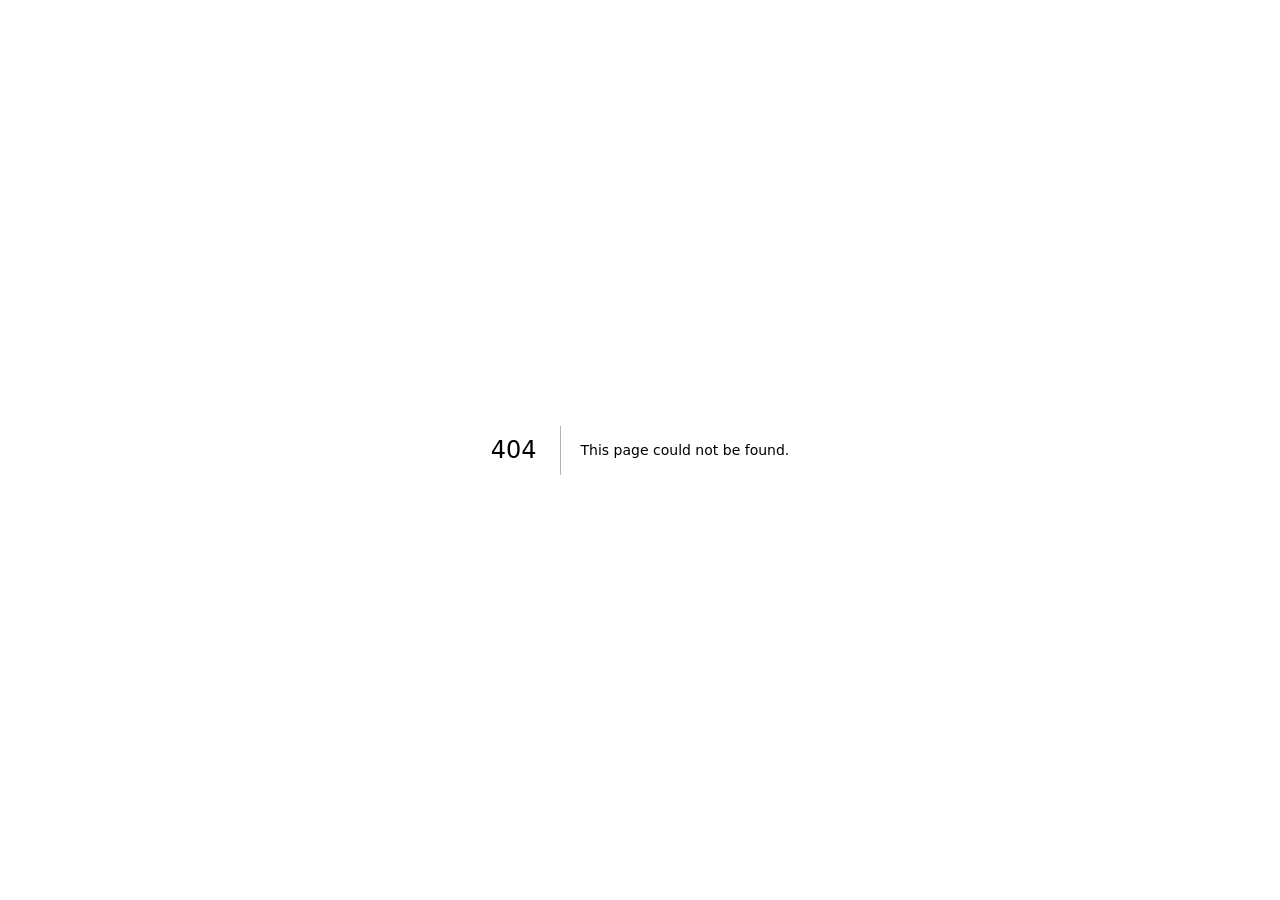
<file: 404/index.html>
<!DOCTYPE html><!--kvrrwI2opgUu9pYwk5wvI--><html lang="en" data-theme="light" class="__variable_739839 __variable_937831 __variable_8a0ba0 __variable_694534 __variable_320b98 __variable_3c0067 __variable_dffdaf __variable_3c5c77 __variable_e20fb1 __variable_0f7ed0"><head><meta charSet="utf-8"/><meta name="viewport" content="width=device-width, initial-scale=1"/><link rel="preload" href="/_next/static/media/5a4ccc80a3599b8f-s.p.woff2" as="font" crossorigin="" type="font/woff2"/><link rel="stylesheet" href="/_next/static/css/454d17bd1c348f55.css" data-precedence="next"/><link rel="stylesheet" href="/_next/static/css/1b813f33a587b70b.css" data-precedence="next"/><link rel="preload" as="script" fetchPriority="low" href="/_next/static/chunks/webpack-40fd23dd5104b579.js"/><script src="/_next/static/chunks/5ef5f7b4-b8629d2538c26fba.js" async=""></script><script src="/_next/static/chunks/996-fa4aee635d3ee7a4.js" async=""></script><script src="/_next/static/chunks/main-app-54513da6111c6196.js" async=""></script><meta name="robots" content="noindex"/><meta name="next-size-adjust" content=""/><title>404: This page could not be found.</title><meta name="theme-color" content="#efece6"/><title>Hemanth Surya — Frontend Engineer</title><meta name="description" content="A frontend story in six chapters: Senior Research Engineer at LG Soft India, Photo Studio × Photoism, three months in Seoul, and the things I build for fun."/><meta name="author" content="Hemanth Surya S"/><meta property="og:title" content="Hemanth Surya — Frontend Engineer"/><meta property="og:description" content="A frontend story in six chapters: Senior Research Engineer at LG Soft India, Photo Studio × Photoism, three months in Seoul, and the things I build for fun."/><meta property="og:site_name" content="Hemanth Surya"/><meta property="og:image" content="https://hemanthsuryya.github.io/og.png"/><meta property="og:image:width" content="1200"/><meta property="og:image:height" content="630"/><meta property="og:image:alt" content="Hemanth Surya — Frontend Engineer"/><meta property="og:type" content="website"/><meta name="twitter:card" content="summary_large_image"/><meta name="twitter:title" content="Hemanth Surya — Frontend Engineer"/><meta name="twitter:description" content="A frontend story in six chapters: Senior Research Engineer at LG Soft India, Photo Studio × Photoism, three months in Seoul, and the things I build for fun."/><meta name="twitter:image" content="https://hemanthsuryya.github.io/og.png"/><link rel="icon" href="/icon.svg?6415d9cb9873d76e" type="image/svg+xml" sizes="any"/><script>try{if(!matchMedia('(prefers-reduced-motion: reduce)').matches)document.documentElement.classList.add('motion')}catch(e){}</script><script src="/_next/static/chunks/polyfills-42372ed130431b0a.js" noModule=""></script></head><body><div hidden=""><!--$--><!--/$--></div><div style="font-family:system-ui,&quot;Segoe UI&quot;,Roboto,Helvetica,Arial,sans-serif,&quot;Apple Color Emoji&quot;,&quot;Segoe UI Emoji&quot;;height:100vh;text-align:center;display:flex;flex-direction:column;align-items:center;justify-content:center"><div><style>body{color:#000;background:#fff;margin:0}.next-error-h1{border-right:1px solid rgba(0,0,0,.3)}@media (prefers-color-scheme:dark){body{color:#fff;background:#000}.next-error-h1{border-right:1px solid rgba(255,255,255,.3)}}</style><h1 class="next-error-h1" style="display:inline-block;margin:0 20px 0 0;padding:0 23px 0 0;font-size:24px;font-weight:500;vertical-align:top;line-height:49px">404</h1><div style="display:inline-block"><h2 style="font-size:14px;font-weight:400;line-height:49px;margin:0">This page could not be found.</h2></div></div></div><!--$--><!--/$--><script src="/_next/static/chunks/webpack-40fd23dd5104b579.js" id="_R_" async=""></script><script>(self.__next_f=self.__next_f||[]).push([0])</script><script>self.__next_f.push([1,"1:\"$Sreact.fragment\"\n2:I[2411,[],\"\"]\n3:I[7527,[],\"\"]\n4:I[3842,[],\"OutletBoundary\"]\n6:I[3639,[],\"AsyncMetadataOutlet\"]\n8:I[3842,[],\"ViewportBoundary\"]\na:I[3842,[],\"MetadataBoundary\"]\nb:\"$Sreact.suspense\"\nd:I[7073,[],\"\"]\n:HL[\"/_next/static/media/5a4ccc80a3599b8f-s.p.woff2\",\"font\",{\"crossOrigin\":\"\",\"type\":\"font/woff2\"}]\n:HL[\"/_next/static/css/454d17bd1c348f55.css\",\"style\"]\n:HL[\"/_next/static/css/1b813f33a587b70b.css\",\"style\"]\n"])</script><script>self.__next_f.push([1,"0:{\"P\":null,\"b\":\"kvrrwI2opgUu9pYwk5wvI\",\"p\":\"\",\"c\":[\"\",\"_not-found\",\"\"],\"i\":false,\"f\":[[[\"\",{\"children\":[\"/_not-found\",{\"children\":[\"__PAGE__\",{}]}]},\"$undefined\",\"$undefined\",true],[\"\",[\"$\",\"$1\",\"c\",{\"children\":[[[\"$\",\"link\",\"0\",{\"rel\":\"stylesheet\",\"href\":\"/_next/static/css/454d17bd1c348f55.css\",\"precedence\":\"next\",\"crossOrigin\":\"$undefined\",\"nonce\":\"$undefined\"}],[\"$\",\"link\",\"1\",{\"rel\":\"stylesheet\",\"href\":\"/_next/static/css/1b813f33a587b70b.css\",\"precedence\":\"next\",\"crossOrigin\":\"$undefined\",\"nonce\":\"$undefined\"}]],[\"$\",\"html\",null,{\"lang\":\"en\",\"data-theme\":\"light\",\"suppressHydrationWarning\":true,\"className\":\"__variable_739839 __variable_937831 __variable_8a0ba0 __variable_694534 __variable_320b98 __variable_3c0067 __variable_dffdaf __variable_3c5c77 __variable_e20fb1 __variable_0f7ed0\",\"children\":[[\"$\",\"head\",null,{\"children\":[\"$\",\"script\",null,{\"dangerouslySetInnerHTML\":{\"__html\":\"try{if(!matchMedia('(prefers-reduced-motion: reduce)').matches)document.documentElement.classList.add('motion')}catch(e){}\"}}]}],[\"$\",\"body\",null,{\"children\":[\"$\",\"$L2\",null,{\"parallelRouterKey\":\"children\",\"error\":\"$undefined\",\"errorStyles\":\"$undefined\",\"errorScripts\":\"$undefined\",\"template\":[\"$\",\"$L3\",null,{}],\"templateStyles\":\"$undefined\",\"templateScripts\":\"$undefined\",\"notFound\":\"$undefined\",\"forbidden\":\"$undefined\",\"unauthorized\":\"$undefined\"}]}]]}]]}],{\"children\":[\"/_not-found\",[\"$\",\"$1\",\"c\",{\"children\":[null,[\"$\",\"$L2\",null,{\"parallelRouterKey\":\"children\",\"error\":\"$undefined\",\"errorStyles\":\"$undefined\",\"errorScripts\":\"$undefined\",\"template\":[\"$\",\"$L3\",null,{}],\"templateStyles\":\"$undefined\",\"templateScripts\":\"$undefined\",\"notFound\":\"$undefined\",\"forbidden\":\"$undefined\",\"unauthorized\":\"$undefined\"}]]}],{\"children\":[\"__PAGE__\",[\"$\",\"$1\",\"c\",{\"children\":[[[\"$\",\"title\",null,{\"children\":\"404: This page could not be found.\"}],[\"$\",\"div\",null,{\"style\":{\"fontFamily\":\"system-ui,\\\"Segoe UI\\\",Roboto,Helvetica,Arial,sans-serif,\\\"Apple Color Emoji\\\",\\\"Segoe UI Emoji\\\"\",\"height\":\"100vh\",\"textAlign\":\"center\",\"display\":\"flex\",\"flexDirection\":\"column\",\"alignItems\":\"center\",\"justifyContent\":\"center\"},\"children\":[\"$\",\"div\",null,{\"children\":[[\"$\",\"style\",null,{\"dangerouslySetInnerHTML\":{\"__html\":\"body{color:#000;background:#fff;margin:0}.next-error-h1{border-right:1px solid rgba(0,0,0,.3)}@media (prefers-color-scheme:dark){body{color:#fff;background:#000}.next-error-h1{border-right:1px solid rgba(255,255,255,.3)}}\"}}],[\"$\",\"h1\",null,{\"className\":\"next-error-h1\",\"style\":{\"display\":\"inline-block\",\"margin\":\"0 20px 0 0\",\"padding\":\"0 23px 0 0\",\"fontSize\":24,\"fontWeight\":500,\"verticalAlign\":\"top\",\"lineHeight\":\"49px\"},\"children\":404}],[\"$\",\"div\",null,{\"style\":{\"display\":\"inline-block\"},\"children\":[\"$\",\"h2\",null,{\"style\":{\"fontSize\":14,\"fontWeight\":400,\"lineHeight\":\"49px\",\"margin\":0},\"children\":\"This page could not be found.\"}]}]]}]}]],null,[\"$\",\"$L4\",null,{\"children\":[\"$L5\",[\"$\",\"$L6\",null,{\"promise\":\"$@7\"}]]}]]}],{},null,false]},null,false]},null,false],[\"$\",\"$1\",\"h\",{\"children\":[[\"$\",\"meta\",null,{\"name\":\"robots\",\"content\":\"noindex\"}],[[\"$\",\"$L8\",null,{\"children\":\"$L9\"}],[\"$\",\"meta\",null,{\"name\":\"next-size-adjust\",\"content\":\"\"}]],[\"$\",\"$La\",null,{\"children\":[\"$\",\"div\",null,{\"hidden\":true,\"children\":[\"$\",\"$b\",null,{\"fallback\":null,\"children\":\"$Lc\"}]}]}]]}],false]],\"m\":\"$undefined\",\"G\":[\"$d\",[]],\"s\":false,\"S\":true}\n"])</script><script>self.__next_f.push([1,"9:[[\"$\",\"meta\",\"0\",{\"charSet\":\"utf-8\"}],[\"$\",\"meta\",\"1\",{\"name\":\"viewport\",\"content\":\"width=device-width, initial-scale=1\"}],[\"$\",\"meta\",\"2\",{\"name\":\"theme-color\",\"content\":\"#efece6\"}]]\n5:null\n"])</script><script>self.__next_f.push([1,"e:I[7879,[],\"IconMark\"]\n"])</script><script>self.__next_f.push([1,"7:{\"metadata\":[[\"$\",\"title\",\"0\",{\"children\":\"Hemanth Surya — Frontend Engineer\"}],[\"$\",\"meta\",\"1\",{\"name\":\"description\",\"content\":\"A frontend story in six chapters: Senior Research Engineer at LG Soft India, Photo Studio × Photoism, three months in Seoul, and the things I build for fun.\"}],[\"$\",\"meta\",\"2\",{\"name\":\"author\",\"content\":\"Hemanth Surya S\"}],[\"$\",\"meta\",\"3\",{\"property\":\"og:title\",\"content\":\"Hemanth Surya — Frontend Engineer\"}],[\"$\",\"meta\",\"4\",{\"property\":\"og:description\",\"content\":\"A frontend story in six chapters: Senior Research Engineer at LG Soft India, Photo Studio × Photoism, three months in Seoul, and the things I build for fun.\"}],[\"$\",\"meta\",\"5\",{\"property\":\"og:site_name\",\"content\":\"Hemanth Surya\"}],[\"$\",\"meta\",\"6\",{\"property\":\"og:image\",\"content\":\"https://hemanthsuryya.github.io/og.png\"}],[\"$\",\"meta\",\"7\",{\"property\":\"og:image:width\",\"content\":\"1200\"}],[\"$\",\"meta\",\"8\",{\"property\":\"og:image:height\",\"content\":\"630\"}],[\"$\",\"meta\",\"9\",{\"property\":\"og:image:alt\",\"content\":\"Hemanth Surya — Frontend Engineer\"}],[\"$\",\"meta\",\"10\",{\"property\":\"og:type\",\"content\":\"website\"}],[\"$\",\"meta\",\"11\",{\"name\":\"twitter:card\",\"content\":\"summary_large_image\"}],[\"$\",\"meta\",\"12\",{\"name\":\"twitter:title\",\"content\":\"Hemanth Surya — Frontend Engineer\"}],[\"$\",\"meta\",\"13\",{\"name\":\"twitter:description\",\"content\":\"A frontend story in six chapters: Senior Research Engineer at LG Soft India, Photo Studio × Photoism, three months in Seoul, and the things I build for fun.\"}],[\"$\",\"meta\",\"14\",{\"name\":\"twitter:image\",\"content\":\"https://hemanthsuryya.github.io/og.png\"}],[\"$\",\"link\",\"15\",{\"rel\":\"icon\",\"href\":\"/icon.svg?6415d9cb9873d76e\",\"type\":\"image/svg+xml\",\"sizes\":\"any\"}],[\"$\",\"$Le\",\"16\",{}]],\"error\":null,\"digest\":\"$undefined\"}\n"])</script><script>self.__next_f.push([1,"c:\"$7:metadata\"\n"])</script></body></html>
</file>
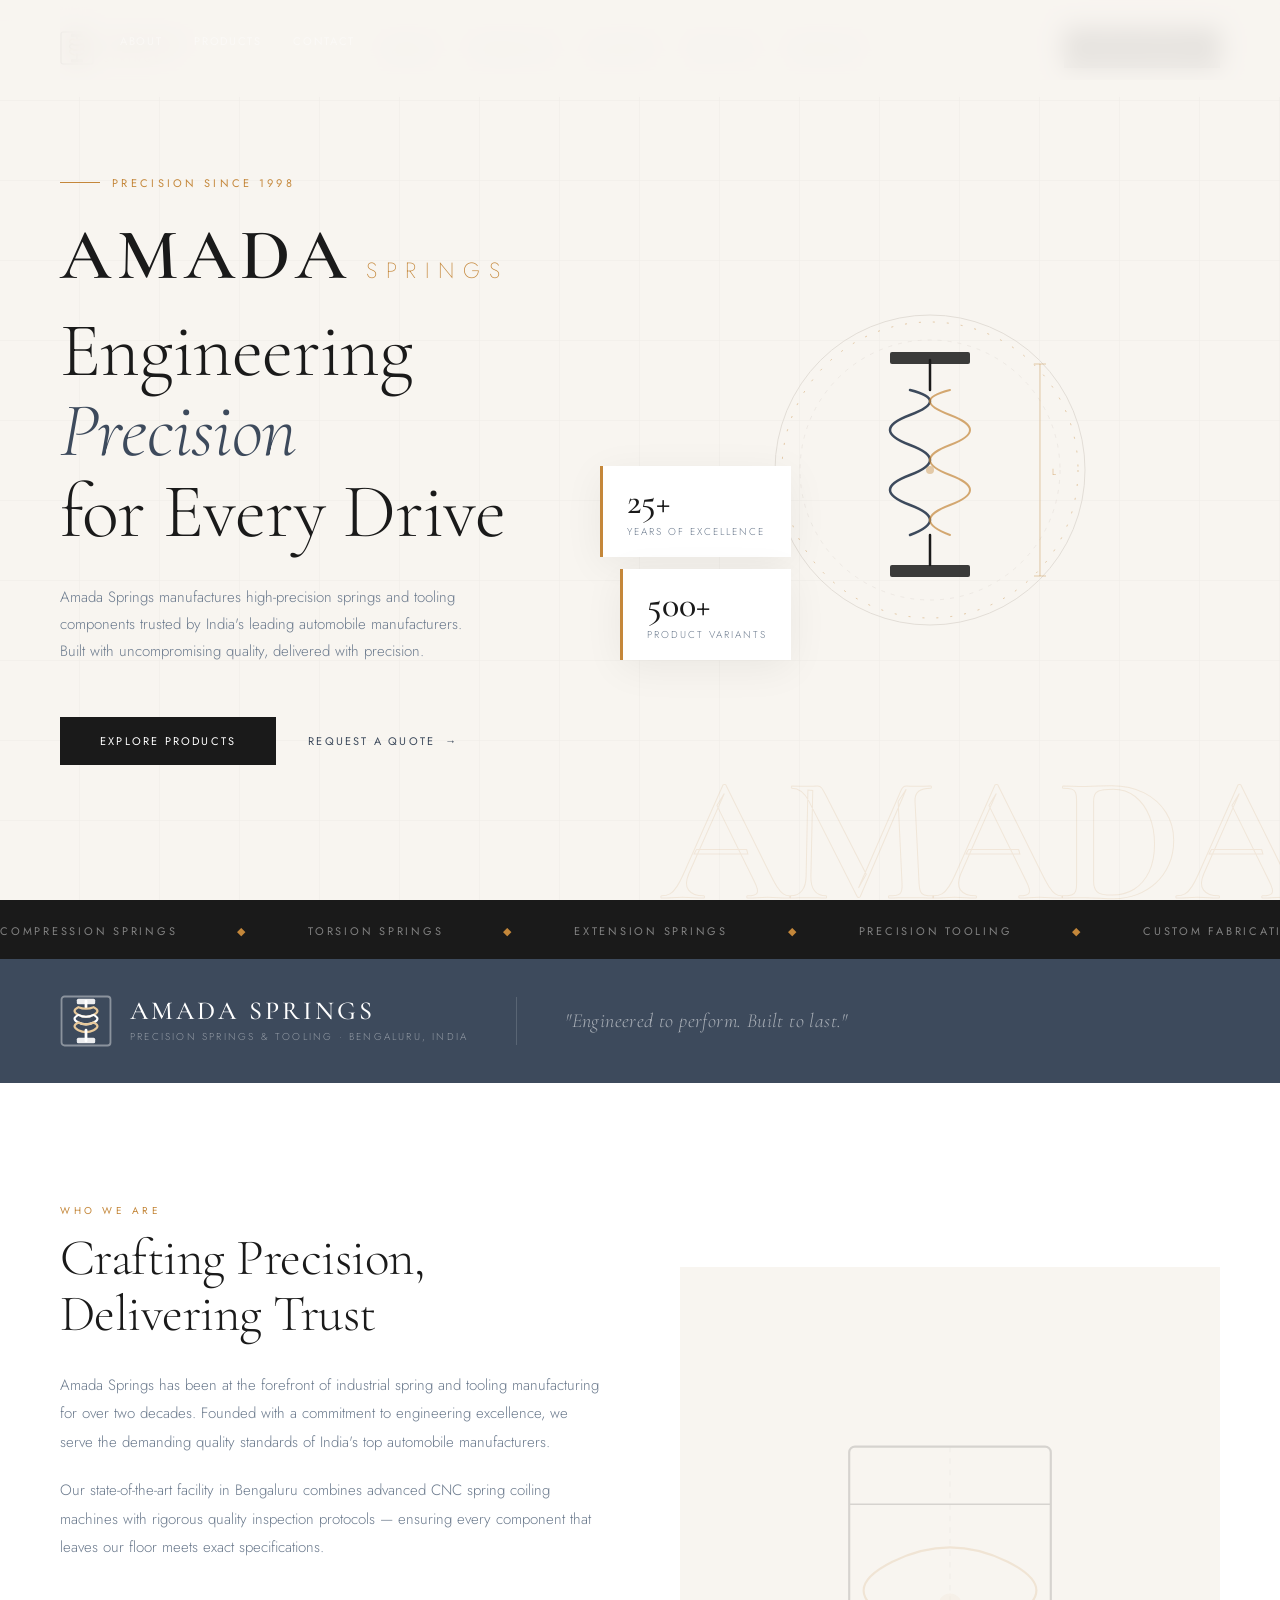
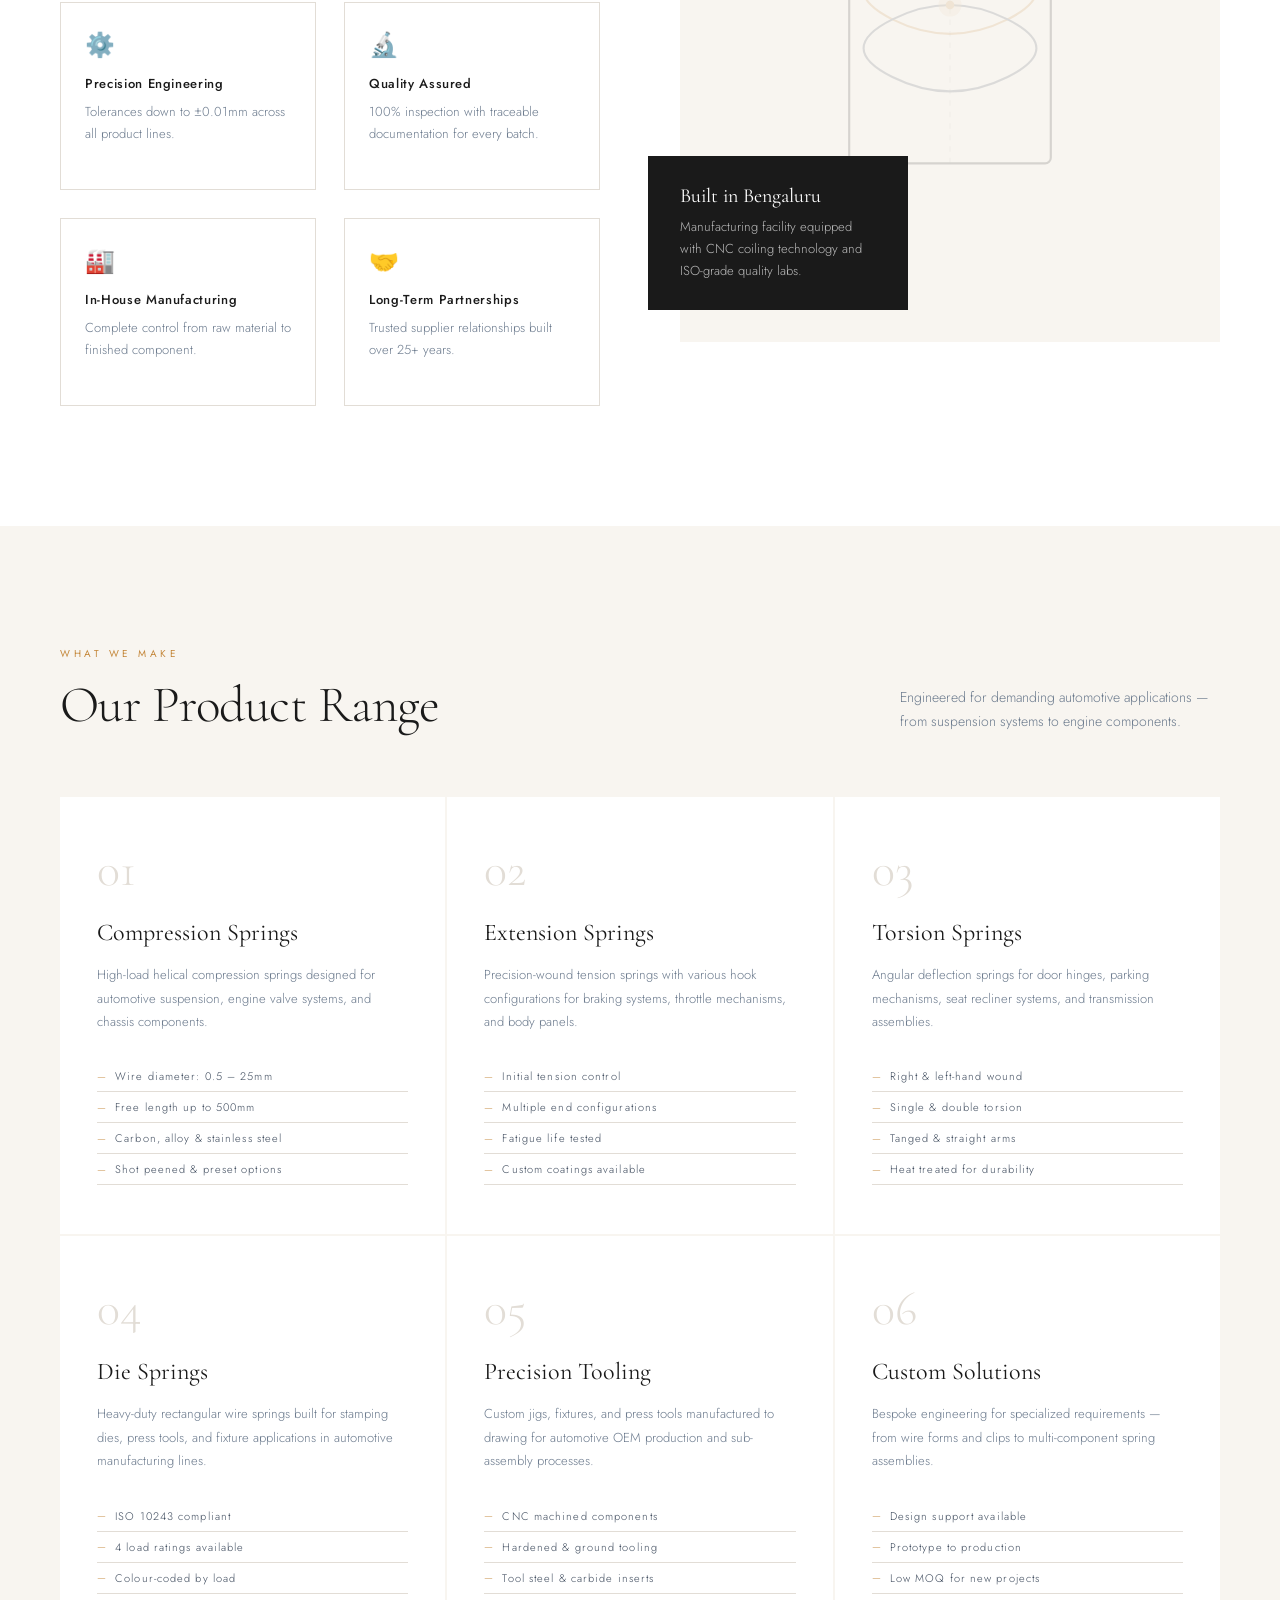
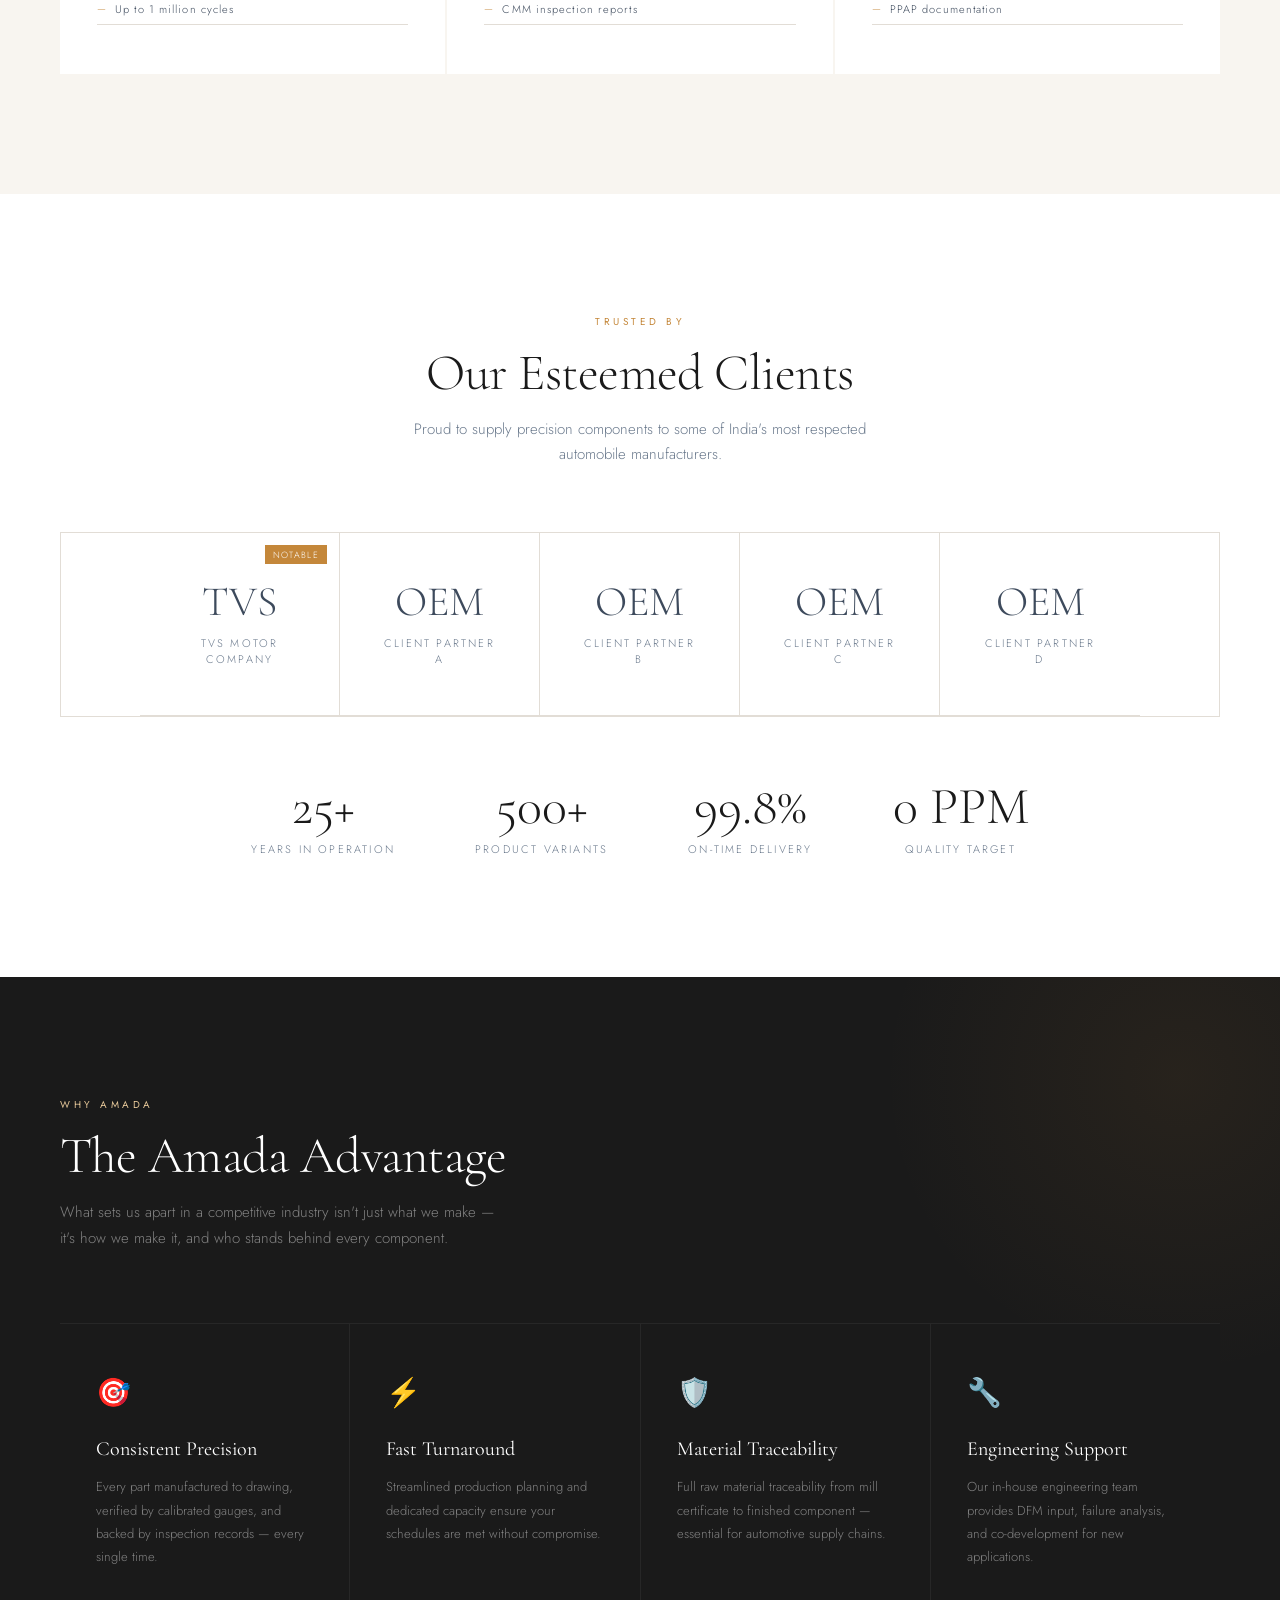
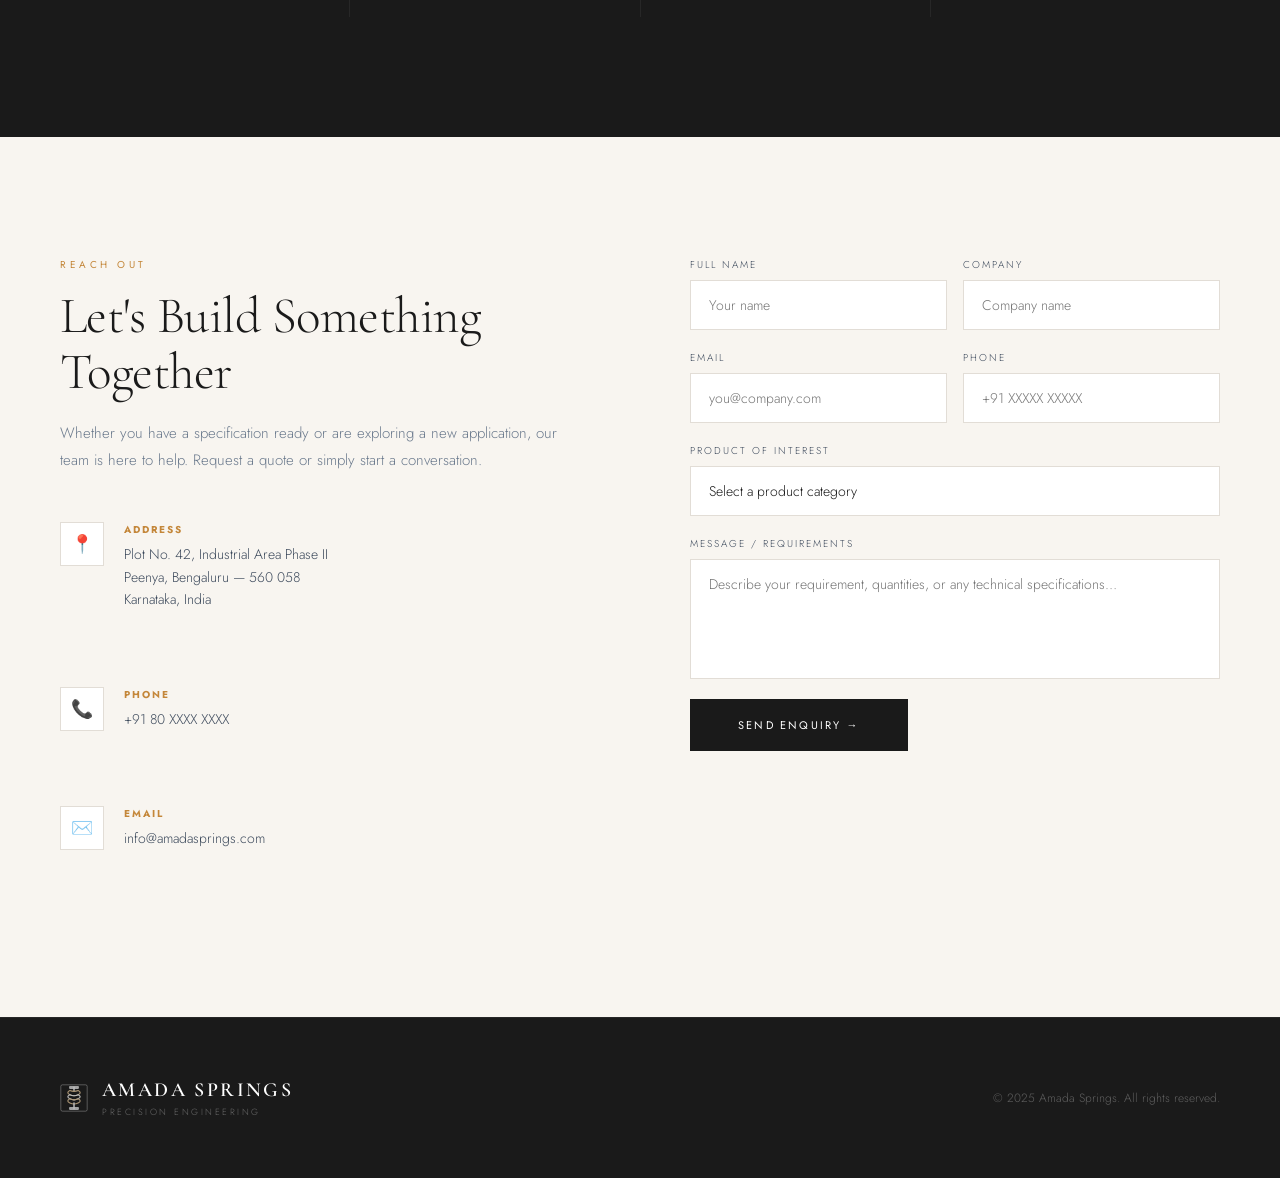
<file: amada-springs/index.html>
<!DOCTYPE html>
<html lang="en">
<head>
<meta charset="UTF-8">
<meta name="viewport" content="width=device-width, initial-scale=1.0">
<title>Amada Springs — Precision Engineering</title>
<link rel="preconnect" href="https://fonts.googleapis.com">
<link href="https://fonts.googleapis.com/css2?family=Cormorant+Garamond:wght@300;400;500;600&family=Jost:wght@200;300;400;500&display=swap" rel="stylesheet">
<style>
  :root {
    --cream: #F8F5F0;
    --white: #FFFFFF;
    --charcoal: #1A1A1A;
    --steel: #3D4A5C;
    --steel-light: #6B7A8D;
    --accent: #C4873A;
    --accent-light: #E8C99A;
    --border: #E2DDD6;
    --section-gap: 120px;
  }

  *, *::before, *::after { box-sizing: border-box; margin: 0; padding: 0; }

  html { scroll-behavior: smooth; }

  body {
    font-family: 'Jost', sans-serif;
    background: var(--cream);
    color: var(--charcoal);
    overflow-x: hidden;
    font-weight: 300;
  }

  /* ── NAV ── */
  nav {
    position: fixed; top: 0; width: 100%; z-index: 100;
    padding: 28px 60px;
    display: flex; align-items: center; justify-content: space-between;
    background: rgba(248,245,240,0.92);
    backdrop-filter: blur(12px);
    border-bottom: 1px solid transparent;
    transition: border-color 0.4s, padding 0.4s;
  }
  nav.scrolled { border-color: var(--border); padding: 20px 60px; }

  .logo {
    display: flex; align-items: center; gap: 10px;
    font-family: 'Cormorant Garamond', serif;
    font-size: 22px; font-weight: 500; letter-spacing: 0.08em;
    color: var(--charcoal); text-decoration: none;
  }
  .logo-icon {
    width: 34px; height: 34px; flex-shrink: 0;
  }
  .logo-text { display: flex; flex-direction: column; line-height: 1; }
  .logo-name { font-size: 18px; font-weight: 600; letter-spacing: 0.12em; color: var(--charcoal); }
  .logo-sub { font-size: 9px; letter-spacing: 0.35em; text-transform: uppercase; color: var(--accent); font-family: 'Jost', sans-serif; font-weight: 400; margin-top: 2px; }

  nav ul { list-style: none; display: flex; gap: 40px; }
  nav ul a {
    font-size: 12px; font-weight: 400; letter-spacing: 0.18em;
    text-transform: uppercase; color: var(--steel); text-decoration: none;
    position: relative; padding-bottom: 3px;
    transition: color 0.3s;
  }
  nav ul a::after {
    content: ''; position: absolute; bottom: 0; left: 0;
    width: 0; height: 1px; background: var(--accent);
    transition: width 0.3s;
  }
  nav ul a:hover { color: var(--charcoal); }
  nav ul a:hover::after { width: 100%; }

  .nav-cta {
    font-size: 11px; font-weight: 400; letter-spacing: 0.2em;
    text-transform: uppercase; color: var(--white);
    background: var(--charcoal); padding: 12px 28px;
    text-decoration: none;
    transition: background 0.3s;
  }
  .nav-cta:hover { background: var(--steel); }

  /* ── HERO ── */
  #hero {
    min-height: 100vh;
    display: grid; grid-template-columns: 1fr 1fr;
    align-items: center;
    padding: 120px 60px 80px;
    position: relative; overflow: hidden;
  }

  .hero-bg-lines {
    position: absolute; inset: 0; pointer-events: none;
    opacity: 0.04;
    background-image:
      repeating-linear-gradient(0deg, transparent, transparent 79px, var(--charcoal) 80px),
      repeating-linear-gradient(90deg, transparent, transparent 79px, var(--charcoal) 80px);
  }

  .hero-watermark {
    position: absolute; bottom: -30px; right: -20px;
    font-family: 'Cormorant Garamond', serif;
    font-size: clamp(100px, 14vw, 180px);
    font-weight: 600; letter-spacing: -0.02em;
    color: transparent;
    -webkit-text-stroke: 1px rgba(196,135,58,0.13);
    line-height: 1; pointer-events: none;
    white-space: nowrap;
    user-select: none;
  }

  .hero-text { max-width: 560px; animation: fadeUp 1s ease both; }

  .hero-brand-name {
    display: flex; align-items: baseline; gap: 14px;
    margin-bottom: 20px;
  }
  .hbn-amada {
    font-family: 'Cormorant Garamond', serif;
    font-size: clamp(44px, 6vw, 72px);
    font-weight: 600; letter-spacing: 0.08em;
    color: var(--charcoal); line-height: 1;
  }
  .hbn-springs {
    font-family: 'Jost', sans-serif;
    font-size: clamp(16px, 2vw, 22px);
    font-weight: 200; letter-spacing: 0.4em;
    text-transform: uppercase;
    color: var(--accent); line-height: 1;
    padding-bottom: 4px;
  }

  .eyebrow {
    font-size: 11px; letter-spacing: 0.3em; text-transform: uppercase;
    color: var(--accent); font-weight: 400; margin-bottom: 28px;
    display: flex; align-items: center; gap: 12px;
  }
  .eyebrow::before {
    content: ''; display: block; width: 40px; height: 1px; background: var(--accent);
  }

  h1 {
    font-family: 'Cormorant Garamond', serif;
    font-size: clamp(52px, 6vw, 86px);
    font-weight: 300; line-height: 1.05;
    color: var(--charcoal); margin-bottom: 32px;
    letter-spacing: -0.01em;
  }
  h1 em { font-style: italic; color: var(--steel); }

  .hero-desc {
    font-size: 15px; line-height: 1.8; color: var(--steel-light);
    max-width: 420px; margin-bottom: 52px;
  }

  .hero-actions { display: flex; align-items: center; gap: 32px; }

  .btn-primary {
    display: inline-block; padding: 16px 40px;
    background: var(--charcoal); color: var(--white);
    font-size: 11px; letter-spacing: 0.2em; text-transform: uppercase;
    text-decoration: none; font-weight: 400;
    transition: background 0.3s, transform 0.2s;
  }
  .btn-primary:hover { background: var(--accent); transform: translateY(-1px); }

  .btn-ghost {
    font-size: 11px; letter-spacing: 0.2em; text-transform: uppercase;
    color: var(--steel); text-decoration: none; font-weight: 400;
    display: flex; align-items: center; gap: 10px;
    transition: color 0.3s;
  }
  .btn-ghost::after { content: '→'; transition: transform 0.3s; }
  .btn-ghost:hover { color: var(--charcoal); }
  .btn-ghost:hover::after { transform: translateX(4px); }

  /* Hero Visual */
  .hero-visual {
    display: flex; justify-content: center; align-items: center;
    position: relative; animation: fadeIn 1.2s ease both 0.3s;
  }

  .spring-diagram {
    width: 340px; height: 340px; position: relative;
  }

  .spring-diagram svg { width: 100%; height: 100%; }

  .stat-cards {
    position: absolute; bottom: -20px; left: -40px;
    display: flex; flex-direction: column; gap: 12px;
  }

  .stat-card {
    background: var(--white); padding: 18px 24px;
    border-left: 3px solid var(--accent);
    box-shadow: 0 8px 40px rgba(0,0,0,0.06);
    min-width: 160px;
    animation: slideRight 0.8s ease both;
  }
  .stat-card:nth-child(2) { animation-delay: 0.2s; margin-left: 20px; }

  .stat-num {
    font-family: 'Cormorant Garamond', serif;
    font-size: 36px; font-weight: 500; color: var(--charcoal);
    line-height: 1;
  }
  .stat-label { font-size: 10px; letter-spacing: 0.2em; text-transform: uppercase; color: var(--steel-light); margin-top: 4px; }

  /* ── BRAND BAND ── */
  .brand-band {
    background: var(--steel); padding: 36px 60px;
  }
  .brand-band-inner {
    display: flex; align-items: center; gap: 48px; flex-wrap: wrap;
  }
  .brand-band-logo { display: flex; align-items: center; gap: 18px; }
  .brand-band-wordmark { display: flex; flex-direction: column; gap: 5px; }
  .bbw-name {
    font-family: 'Cormorant Garamond', serif;
    font-size: 26px; font-weight: 500; letter-spacing: 0.12em;
    color: var(--white); line-height: 1;
  }
  .bbw-tagline {
    font-size: 10px; letter-spacing: 0.22em; text-transform: uppercase;
    color: rgba(255,255,255,0.45); font-weight: 300;
  }
  .brand-band-divider {
    width: 1px; height: 48px; background: rgba(255,255,255,0.15); flex-shrink: 0;
  }
  .brand-band-quote {
    font-family: 'Cormorant Garamond', serif;
    font-size: 20px; font-weight: 300; font-style: italic;
    color: rgba(255,255,255,0.55); letter-spacing: 0.02em;
  }

  /* ── MARQUEE ── */
  .marquee-bar {
    background: var(--charcoal); padding: 18px 0;
    overflow: hidden; white-space: nowrap;
  }
  .marquee-inner {
    display: inline-flex; gap: 60px;
    animation: marquee 22s linear infinite;
  }
  .marquee-inner span {
    font-size: 11px; letter-spacing: 0.25em; text-transform: uppercase;
    color: rgba(255,255,255,0.45); font-weight: 400;
  }
  .marquee-inner .dot { color: var(--accent); }

  /* ── SECTIONS ── */
  section { padding: var(--section-gap) 60px; }

  .section-label {
    font-size: 10px; letter-spacing: 0.35em; text-transform: uppercase;
    color: var(--accent); font-weight: 400; margin-bottom: 16px;
  }

  h2 {
    font-family: 'Cormorant Garamond', serif;
    font-size: clamp(36px, 4vw, 58px);
    font-weight: 300; line-height: 1.1; color: var(--charcoal);
    letter-spacing: -0.01em;
  }

  /* ── ABOUT ── */
  #about {
    display: grid; grid-template-columns: 1fr 1fr;
    gap: 80px; align-items: center;
    background: var(--white);
  }

  .about-text .section-label { margin-bottom: 12px; }
  .about-text h2 { margin-bottom: 28px; }
  .about-text p {
    font-size: 15px; line-height: 1.9; color: var(--steel-light);
    margin-bottom: 20px;
  }

  .pillars {
    display: grid; grid-template-columns: 1fr 1fr; gap: 28px; margin-top: 40px;
  }
  .pillar {
    padding: 24px; border: 1px solid var(--border);
    transition: border-color 0.3s;
  }
  .pillar:hover { border-color: var(--accent-light); }
  .pillar-icon { font-size: 24px; margin-bottom: 12px; }
  .pillar h4 { font-size: 13px; font-weight: 500; letter-spacing: 0.05em; margin-bottom: 8px; }
  .pillar p { font-size: 13px; color: var(--steel-light); line-height: 1.7; }

  .about-visual {
    position: relative;
  }
  .about-img-frame {
    width: 100%; aspect-ratio: 4/5; background: var(--cream);
    position: relative; overflow: hidden;
    display: flex; align-items: center; justify-content: center;
  }
  .about-img-frame svg { width: 80%; opacity: 0.15; }
  .about-img-overlay {
    position: absolute; bottom: 32px; left: -32px;
    background: var(--charcoal); color: var(--white);
    padding: 28px 32px; max-width: 260px;
  }
  .about-img-overlay p { font-size: 13px; line-height: 1.7; color: rgba(255,255,255,0.7); }
  .about-img-overlay strong { display: block; font-family: 'Cormorant Garamond', serif; font-size: 20px; font-weight: 400; margin-bottom: 8px; color: var(--white); }

  /* ── PRODUCTS ── */
  #products { background: var(--cream); }

  .products-header {
    display: flex; justify-content: space-between; align-items: flex-end;
    margin-bottom: 64px; flex-wrap: wrap; gap: 24px;
  }
  .products-header p { font-size: 14px; color: var(--steel-light); max-width: 320px; line-height: 1.7; }

  .products-grid {
    display: grid; grid-template-columns: repeat(3, 1fr); gap: 2px;
  }

  .product-card {
    background: var(--white); padding: 48px 36px;
    border: 1px solid transparent;
    transition: border-color 0.3s, transform 0.3s;
    cursor: default; position: relative; overflow: hidden;
  }
  .product-card::before {
    content: ''; position: absolute; top: 0; left: 0;
    width: 3px; height: 0; background: var(--accent);
    transition: height 0.4s;
  }
  .product-card:hover::before { height: 100%; }
  .product-card:hover { transform: translateY(-4px); box-shadow: 0 20px 60px rgba(0,0,0,0.07); }

  .product-num {
    font-family: 'Cormorant Garamond', serif;
    font-size: 48px; font-weight: 300; color: var(--border);
    line-height: 1; margin-bottom: 24px;
    transition: color 0.3s;
  }
  .product-card:hover .product-num { color: var(--accent-light); }

  .product-card h3 {
    font-family: 'Cormorant Garamond', serif;
    font-size: 24px; font-weight: 400; margin-bottom: 16px;
    color: var(--charcoal);
  }
  .product-card p { font-size: 13px; line-height: 1.8; color: var(--steel-light); margin-bottom: 28px; }

  .product-specs { list-style: none; }
  .product-specs li {
    font-size: 11px; letter-spacing: 0.1em; color: var(--steel);
    padding: 7px 0; border-bottom: 1px solid var(--border);
    display: flex; align-items: center; gap: 8px;
  }
  .product-specs li::before { content: '—'; color: var(--accent); font-size: 10px; }

  /* ── CLIENTS ── */
  #clients { background: var(--white); text-align: center; }
  #clients h2 { margin-bottom: 16px; }
  #clients > p { font-size: 15px; color: var(--steel-light); max-width: 480px; margin: 0 auto 64px; line-height: 1.7; }

  .clients-logos {
    display: flex; justify-content: center; align-items: center;
    flex-wrap: wrap; gap: 0;
    border: 1px solid var(--border);
  }

  .client-logo-item {
    flex: 0 0 200px; padding: 48px 40px;
    border-right: 1px solid var(--border);
    border-bottom: 1px solid var(--border);
    display: flex; flex-direction: column; align-items: center; justify-content: center;
    gap: 12px;
    transition: background 0.3s;
    position: relative;
  }
  .client-logo-item:hover { background: var(--cream); }
  .client-logo-item .client-initial {
    font-family: 'Cormorant Garamond', serif;
    font-size: 42px; font-weight: 300; color: var(--steel);
    line-height: 1;
    transition: color 0.3s;
  }
  .client-logo-item:hover .client-initial { color: var(--accent); }
  .client-logo-item .client-name {
    font-size: 11px; letter-spacing: 0.2em; text-transform: uppercase;
    color: var(--steel-light);
  }
  .client-badge {
    position: absolute; top: 12px; right: 12px;
    font-size: 9px; letter-spacing: 0.15em; text-transform: uppercase;
    background: var(--accent); color: var(--white); padding: 3px 8px;
  }

  .trust-bar {
    display: flex; justify-content: center; gap: 80px;
    margin-top: 64px; flex-wrap: wrap;
  }
  .trust-item { text-align: center; }
  .trust-item .num {
    font-family: 'Cormorant Garamond', serif;
    font-size: 52px; font-weight: 300; color: var(--charcoal); line-height: 1;
  }
  .trust-item .lbl { font-size: 11px; letter-spacing: 0.2em; text-transform: uppercase; color: var(--steel-light); margin-top: 8px; }

  /* ── WHY US ── */
  #why {
    background: var(--charcoal); color: var(--white);
    position: relative; overflow: hidden;
  }
  #why .bg-accent {
    position: absolute; top: -200px; right: -200px;
    width: 600px; height: 600px; border-radius: 50%;
    background: radial-gradient(circle, rgba(196,135,58,0.08) 0%, transparent 70%);
    pointer-events: none;
  }

  #why .section-label { color: var(--accent-light); }
  #why h2 { color: var(--white); margin-bottom: 16px; }
  #why > .sub { font-size: 15px; color: rgba(255,255,255,0.45); max-width: 440px; line-height: 1.7; margin-bottom: 72px; }

  .why-grid {
    display: grid; grid-template-columns: repeat(4, 1fr); gap: 1px;
    background: rgba(255,255,255,0.06);
  }
  .why-item {
    padding: 48px 36px; background: var(--charcoal);
    border-top: 1px solid rgba(255,255,255,0.06);
    transition: background 0.3s;
  }
  .why-item:hover { background: #222; }
  .why-icon { font-size: 28px; margin-bottom: 24px; }
  .why-item h4 {
    font-family: 'Cormorant Garamond', serif;
    font-size: 20px; font-weight: 400; color: var(--white);
    margin-bottom: 14px;
  }
  .why-item p { font-size: 13px; line-height: 1.8; color: rgba(255,255,255,0.45); }

  /* ── CONTACT ── */
  #contact { background: var(--cream); }

  .contact-inner {
    display: grid; grid-template-columns: 1fr 1fr; gap: 100px; align-items: start;
  }

  .contact-left h2 { margin-bottom: 20px; }
  .contact-left p { font-size: 15px; color: var(--steel-light); line-height: 1.8; margin-bottom: 48px; }

  .contact-details { display: flex; flex-direction: column; gap: 28px; }
  .contact-detail { display: flex; gap: 20px; align-items: flex-start; }
  .contact-detail-icon {
    width: 44px; height: 44px; background: var(--white);
    display: flex; align-items: center; justify-content: center;
    font-size: 18px; flex-shrink: 0;
    border: 1px solid var(--border);
  }
  .contact-detail h5 { font-size: 10px; letter-spacing: 0.2em; text-transform: uppercase; color: var(--accent); margin-bottom: 6px; }
  .contact-detail p { font-size: 14px; color: var(--steel); line-height: 1.6; }

  /* Form */
  .contact-form { display: flex; flex-direction: column; gap: 20px; }

  .form-row { display: grid; grid-template-columns: 1fr 1fr; gap: 16px; }

  .form-group { display: flex; flex-direction: column; gap: 8px; }
  .form-group label { font-size: 10px; letter-spacing: 0.2em; text-transform: uppercase; color: var(--steel); }
  .form-group input,
  .form-group select,
  .form-group textarea {
    padding: 14px 18px; border: 1px solid var(--border);
    background: var(--white); font-family: 'Jost', sans-serif;
    font-size: 14px; font-weight: 300; color: var(--charcoal);
    outline: none; transition: border-color 0.3s;
    resize: none; appearance: none;
  }
  .form-group input:focus,
  .form-group select:focus,
  .form-group textarea:focus { border-color: var(--accent); }
  .form-group textarea { min-height: 120px; }

  .btn-submit {
    padding: 18px 48px; background: var(--charcoal);
    color: var(--white); border: none; cursor: pointer;
    font-family: 'Jost', sans-serif; font-size: 11px;
    letter-spacing: 0.2em; text-transform: uppercase;
    font-weight: 400; align-self: flex-start;
    transition: background 0.3s, transform 0.2s;
  }
  .btn-submit:hover { background: var(--accent); transform: translateY(-1px); }

  /* ── FOOTER ── */
  footer {
    background: var(--charcoal); padding: 60px;
    display: flex; justify-content: space-between; align-items: center;
    flex-wrap: wrap; gap: 32px;
    border-top: 1px solid rgba(255,255,255,0.06);
  }

  .footer-logo {
    display: flex; align-items: center; gap: 14px;
  }

  footer p { font-size: 12px; color: rgba(255,255,255,0.3); }

  footer nav ul { display: flex; gap: 32px; }
  footer nav ul a { font-size: 11px; letter-spacing: 0.15em; text-transform: uppercase; color: rgba(255,255,255,0.4); text-decoration: none; transition: color 0.3s; }
  footer nav ul a:hover { color: var(--white); }

  /* ── ANIMATIONS ── */
  @keyframes fadeUp {
    from { opacity: 0; transform: translateY(30px); }
    to { opacity: 1; transform: translateY(0); }
  }
  @keyframes fadeIn {
    from { opacity: 0; }
    to { opacity: 1; }
  }
  @keyframes slideRight {
    from { opacity: 0; transform: translateX(-20px); }
    to { opacity: 1; transform: translateX(0); }
  }
  @keyframes marquee {
    from { transform: translateX(0); }
    to { transform: translateX(-50%); }
  }
  @keyframes rotateSlow {
    from { transform: rotate(0deg); }
    to { transform: rotate(360deg); }
  }
  @keyframes draw {
    from { stroke-dashoffset: 1000; }
    to { stroke-dashoffset: 0; }
  }

  .reveal {
    opacity: 0; transform: translateY(28px);
    transition: opacity 0.8s ease, transform 0.8s ease;
  }
  .reveal.visible { opacity: 1; transform: translateY(0); }

  /* ── RESPONSIVE ── */
  @media (max-width: 1024px) {
    nav { padding: 24px 32px; }
    nav ul { display: none; }
    section { padding: 80px 32px; }
    #hero { grid-template-columns: 1fr; padding: 140px 32px 80px; text-align: left; }
    .hero-visual { display: none; }
    #about { grid-template-columns: 1fr; }
    .about-visual { display: none; }
    .products-grid { grid-template-columns: 1fr 1fr; }
    .why-grid { grid-template-columns: 1fr 1fr; }
    .contact-inner { grid-template-columns: 1fr; gap: 60px; }
    footer { padding: 40px 32px; }
    .why-item { background: var(--charcoal); }
    #hero { padding: 120px 32px 60px; }
    .brand-band { padding: 28px 32px; }
    .brand-band-divider { display: none; }
    .brand-band-quote { display: none; }
  }

  @media (max-width: 640px) {
    .products-grid { grid-template-columns: 1fr; }
    .why-grid { grid-template-columns: 1fr; }
    .pillars { grid-template-columns: 1fr; }
    .form-row { grid-template-columns: 1fr; }
    .trust-bar { gap: 40px; }
    .clients-logos { flex-direction: column; }
    .client-logo-item { flex: 0 0 auto; width: 100%; border-right: none; }
  }
</style>
</head>
<body>

<!-- NAV -->
<nav id="navbar">
  <a href="#hero" class="logo">
    <svg class="logo-icon" viewBox="0 0 34 34" fill="none" xmlns="http://www.w3.org/2000/svg">
      <rect x="1" y="1" width="32" height="32" rx="2" stroke="#1A1A1A" stroke-width="1.2"/>
      <line x1="17" y1="4" x2="17" y2="8" stroke="#1A1A1A" stroke-width="1.8" stroke-linecap="round"/>
      <path d="M12 8 Q17 10 22 8 Q27 10.5 22 13 Q17 15.5 12 13 Q7 10.5 12 8Z" stroke="#C4873A" stroke-width="1.4" fill="none"/>
      <path d="M12 13 Q17 15.5 22 13 Q27 15.5 22 18 Q17 20.5 12 18 Q7 15.5 12 13Z" stroke="#1A1A1A" stroke-width="1.4" fill="none"/>
      <path d="M12 18 Q17 20.5 22 18 Q27 20.5 22 23 Q17 25.5 12 23 Q7 20.5 12 18Z" stroke="#C4873A" stroke-width="1.4" fill="none"/>
      <line x1="17" y1="23" x2="17" y2="30" stroke="#1A1A1A" stroke-width="1.8" stroke-linecap="round"/>
      <rect x="11" y="2.5" width="12" height="3.5" rx="1" fill="#1A1A1A" opacity="0.85"/>
      <rect x="11" y="28" width="12" height="3.5" rx="1" fill="#1A1A1A" opacity="0.85"/>
    </svg>
    <div class="logo-text">
      <span class="logo-name">AMADA</span>
      <span class="logo-sub">Springs</span>
    </div>
  </a>
  <ul>
    <li><a href="#about">About</a></li>
    <li><a href="#products">Products</a></li>
    <li><a href="#clients">Clients</a></li>
    <li><a href="#why">Why Us</a></li>
    <li><a href="#contact">Contact</a></li>
  </ul>
  <a href="#contact" class="nav-cta">Get in Touch</a>
</nav>

<!-- HERO -->
<section id="hero">
  <div class="hero-bg-lines"></div>
  <div class="hero-watermark">AMADA</div>
  <div class="hero-text">
    <div class="eyebrow">Precision Since 1998</div>
    <div class="hero-brand-name">
      <span class="hbn-amada">AMADA</span>
      <span class="hbn-springs">SPRINGS</span>
    </div>
    <h1>Engineering <em>Precision</em><br>for Every Drive</h1>
    <p class="hero-desc">
      Amada Springs manufactures high-precision springs and tooling components trusted by India's leading automobile manufacturers. Built with uncompromising quality, delivered with precision.
    </p>
    <div class="hero-actions">
      <a href="#products" class="btn-primary">Explore Products</a>
      <a href="#contact" class="btn-ghost">Request a Quote</a>
    </div>
  </div>

  <div class="hero-visual">
    <div class="spring-diagram">
      <svg viewBox="0 0 340 340" fill="none" xmlns="http://www.w3.org/2000/svg">
        <!-- Background circle -->
        <circle cx="170" cy="170" r="155" stroke="#E2DDD6" stroke-width="1"/>
        <circle cx="170" cy="170" r="130" stroke="#E2DDD6" stroke-width="0.5" stroke-dasharray="4 6"/>

        <!-- Rotating outer ring -->
        <g style="transform-origin:170px 170px; animation: rotateSlow 20s linear infinite;">
          <circle cx="170" cy="170" r="148" stroke="#C4873A" stroke-width="0.8" stroke-dasharray="2 12" opacity="0.5"/>
        </g>

        <!-- Spring coils illustration -->
        <g style="transform-origin:170px 170px;">
          <!-- Vertical spring -->
          <line x1="170" y1="60" x2="170" y2="90" stroke="#1A1A1A" stroke-width="2.5" stroke-linecap="round"/>
          <path d="M150 90 Q190 100 150 115 Q110 130 150 145 Q190 160 150 175 Q110 190 150 205 Q190 220 150 235" stroke="#3D4A5C" stroke-width="2.5" fill="none" stroke-linecap="round"/>
          <path d="M190 90 Q150 100 190 115 Q230 130 190 145 Q150 160 190 175 Q230 190 190 205 Q150 220 190 235" stroke="#C4873A" stroke-width="2" fill="none" stroke-linecap="round" opacity="0.7"/>
          <line x1="170" y1="235" x2="170" y2="265" stroke="#1A1A1A" stroke-width="2.5" stroke-linecap="round"/>

          <!-- Top and bottom plates -->
          <rect x="130" y="52" width="80" height="12" rx="2" fill="#1A1A1A" opacity="0.85"/>
          <rect x="130" y="265" width="80" height="12" rx="2" fill="#1A1A1A" opacity="0.85"/>
        </g>

        <!-- Dimension lines -->
        <line x1="280" y1="64" x2="280" y2="276" stroke="#C4873A" stroke-width="0.8" opacity="0.5"/>
        <line x1="274" y1="64" x2="286" y2="64" stroke="#C4873A" stroke-width="0.8" opacity="0.5"/>
        <line x1="274" y1="276" x2="286" y2="276" stroke="#C4873A" stroke-width="0.8" opacity="0.5"/>
        <text x="292" y="175" font-family="Jost,sans-serif" font-size="9" fill="#C4873A" opacity="0.7">L</text>

        <!-- Center dot -->
        <circle cx="170" cy="170" r="4" fill="#C4873A" opacity="0.4"/>
      </svg>
    </div>

    <div class="stat-cards">
      <div class="stat-card">
        <div class="stat-num">25+</div>
        <div class="stat-label">Years of Excellence</div>
      </div>
      <div class="stat-card">
        <div class="stat-num">500+</div>
        <div class="stat-label">Product Variants</div>
      </div>
    </div>
  </div>
</section>

<!-- MARQUEE -->
<div class="marquee-bar">
  <div class="marquee-inner">
    <span>Compression Springs</span><span class="dot">◆</span>
    <span>Torsion Springs</span><span class="dot">◆</span>
    <span>Extension Springs</span><span class="dot">◆</span>
    <span>Precision Tooling</span><span class="dot">◆</span>
    <span>Custom Fabrication</span><span class="dot">◆</span>
    <span>Automotive Grade</span><span class="dot">◆</span>
    <span>ISO Certified Quality</span><span class="dot">◆</span>
    <span>Compression Springs</span><span class="dot">◆</span>
    <span>Torsion Springs</span><span class="dot">◆</span>
    <span>Extension Springs</span><span class="dot">◆</span>
    <span>Precision Tooling</span><span class="dot">◆</span>
    <span>Custom Fabrication</span><span class="dot">◆</span>
    <span>Automotive Grade</span><span class="dot">◆</span>
    <span>ISO Certified Quality</span><span class="dot">◆</span>
  </div>
</div>

<!-- BRAND IDENTITY BAND -->
<div class="brand-band">
  <div class="brand-band-inner">
    <div class="brand-band-logo">
      <svg width="52" height="52" viewBox="0 0 34 34" fill="none" xmlns="http://www.w3.org/2000/svg">
        <rect x="1" y="1" width="32" height="32" rx="2" stroke="rgba(255,255,255,0.4)" stroke-width="1.2"/>
        <line x1="17" y1="4" x2="17" y2="8" stroke="white" stroke-width="1.8" stroke-linecap="round"/>
        <path d="M12 8 Q17 10 22 8 Q27 10.5 22 13 Q17 15.5 12 13 Q7 10.5 12 8Z" stroke="#E8C99A" stroke-width="1.4" fill="none"/>
        <path d="M12 13 Q17 15.5 22 13 Q27 15.5 22 18 Q17 20.5 12 18 Q7 15.5 12 13Z" stroke="white" stroke-width="1.4" fill="none"/>
        <path d="M12 18 Q17 20.5 22 18 Q27 20.5 22 23 Q17 25.5 12 23 Q7 20.5 12 18Z" stroke="#E8C99A" stroke-width="1.4" fill="none"/>
        <line x1="17" y1="23" x2="17" y2="30" stroke="white" stroke-width="1.8" stroke-linecap="round"/>
        <rect x="11" y="2.5" width="12" height="3.5" rx="1" fill="white" opacity="0.9"/>
        <rect x="11" y="28" width="12" height="3.5" rx="1" fill="white" opacity="0.9"/>
      </svg>
      <div class="brand-band-wordmark">
        <span class="bbw-name">AMADA SPRINGS</span>
        <span class="bbw-tagline">Precision Springs &amp; Tooling · Bengaluru, India</span>
      </div>
    </div>
    <div class="brand-band-divider"></div>
    <p class="brand-band-quote">"Engineered to perform. Built to last."</p>
  </div>
</div>

<!-- ABOUT -->
<section id="about">
  <div class="about-text reveal">
    <div class="section-label">Who We Are</div>
    <h2>Crafting Precision,<br>Delivering Trust</h2>
    <p>Amada Springs has been at the forefront of industrial spring and tooling manufacturing for over two decades. Founded with a commitment to engineering excellence, we serve the demanding quality standards of India's top automobile manufacturers.</p>
    <p>Our state-of-the-art facility in Bengaluru combines advanced CNC spring coiling machines with rigorous quality inspection protocols — ensuring every component that leaves our floor meets exact specifications.</p>
    <div class="pillars">
      <div class="pillar">
        <div class="pillar-icon">⚙️</div>
        <h4>Precision Engineering</h4>
        <p>Tolerances down to ±0.01mm across all product lines.</p>
      </div>
      <div class="pillar">
        <div class="pillar-icon">🔬</div>
        <h4>Quality Assured</h4>
        <p>100% inspection with traceable documentation for every batch.</p>
      </div>
      <div class="pillar">
        <div class="pillar-icon">🏭</div>
        <h4>In-House Manufacturing</h4>
        <p>Complete control from raw material to finished component.</p>
      </div>
      <div class="pillar">
        <div class="pillar-icon">🤝</div>
        <h4>Long-Term Partnerships</h4>
        <p>Trusted supplier relationships built over 25+ years.</p>
      </div>
    </div>
  </div>
  <div class="about-visual reveal">
    <div class="about-img-frame">
      <svg viewBox="0 0 300 300" fill="none" xmlns="http://www.w3.org/2000/svg">
        <rect x="80" y="40" width="140" height="220" rx="4" stroke="#1A1A1A" stroke-width="1.5"/>
        <line x1="80" y1="80" x2="220" y2="80" stroke="#1A1A1A" stroke-width="1"/>
        <path d="M110 120 Q150 100 190 120 Q230 140 190 160 Q150 180 110 160 Q70 140 110 120Z" stroke="#C4873A" stroke-width="1.5" fill="none"/>
        <path d="M110 160 Q150 140 190 160 Q230 180 190 200 Q150 220 110 200 Q70 180 110 160Z" stroke="#3D4A5C" stroke-width="1.5" fill="none"/>
        <line x1="150" y1="40" x2="150" y2="260" stroke="#1A1A1A" stroke-width="0.5" stroke-dasharray="4 4" opacity="0.3"/>
        <circle cx="150" cy="150" r="8" fill="#C4873A" opacity="0.3"/>
        <circle cx="150" cy="150" r="3" fill="#C4873A"/>
      </svg>
    </div>
    <div class="about-img-overlay">
      <strong>Built in Bengaluru</strong>
      <p>Manufacturing facility equipped with CNC coiling technology and ISO-grade quality labs.</p>
    </div>
  </div>
</section>

<!-- PRODUCTS -->
<section id="products">
  <div class="products-header reveal">
    <div>
      <div class="section-label">What We Make</div>
      <h2>Our Product Range</h2>
    </div>
    <p>Engineered for demanding automotive applications — from suspension systems to engine components.</p>
  </div>
  <div class="products-grid">
    <div class="product-card reveal">
      <div class="product-num">01</div>
      <h3>Compression Springs</h3>
      <p>High-load helical compression springs designed for automotive suspension, engine valve systems, and chassis components.</p>
      <ul class="product-specs">
        <li>Wire diameter: 0.5 – 25mm</li>
        <li>Free length up to 500mm</li>
        <li>Carbon, alloy & stainless steel</li>
        <li>Shot peened & preset options</li>
      </ul>
    </div>
    <div class="product-card reveal">
      <div class="product-num">02</div>
      <h3>Extension Springs</h3>
      <p>Precision-wound tension springs with various hook configurations for braking systems, throttle mechanisms, and body panels.</p>
      <ul class="product-specs">
        <li>Initial tension control</li>
        <li>Multiple end configurations</li>
        <li>Fatigue life tested</li>
        <li>Custom coatings available</li>
      </ul>
    </div>
    <div class="product-card reveal">
      <div class="product-num">03</div>
      <h3>Torsion Springs</h3>
      <p>Angular deflection springs for door hinges, parking mechanisms, seat recliner systems, and transmission assemblies.</p>
      <ul class="product-specs">
        <li>Right & left-hand wound</li>
        <li>Single & double torsion</li>
        <li>Tanged & straight arms</li>
        <li>Heat treated for durability</li>
      </ul>
    </div>
    <div class="product-card reveal">
      <div class="product-num">04</div>
      <h3>Die Springs</h3>
      <p>Heavy-duty rectangular wire springs built for stamping dies, press tools, and fixture applications in automotive manufacturing lines.</p>
      <ul class="product-specs">
        <li>ISO 10243 compliant</li>
        <li>4 load ratings available</li>
        <li>Colour-coded by load</li>
        <li>Up to 1 million cycles</li>
      </ul>
    </div>
    <div class="product-card reveal">
      <div class="product-num">05</div>
      <h3>Precision Tooling</h3>
      <p>Custom jigs, fixtures, and press tools manufactured to drawing for automotive OEM production and sub-assembly processes.</p>
      <ul class="product-specs">
        <li>CNC machined components</li>
        <li>Hardened & ground tooling</li>
        <li>Tool steel & carbide inserts</li>
        <li>CMM inspection reports</li>
      </ul>
    </div>
    <div class="product-card reveal">
      <div class="product-num">06</div>
      <h3>Custom Solutions</h3>
      <p>Bespoke engineering for specialized requirements — from wire forms and clips to multi-component spring assemblies.</p>
      <ul class="product-specs">
        <li>Design support available</li>
        <li>Prototype to production</li>
        <li>Low MOQ for new projects</li>
        <li>PPAP documentation</li>
      </ul>
    </div>
  </div>
</section>

<!-- CLIENTS -->
<section id="clients">
  <div class="section-label reveal">Trusted By</div>
  <h2 class="reveal">Our Esteemed Clients</h2>
  <p class="reveal">Proud to supply precision components to some of India's most respected automobile manufacturers.</p>

  <div class="clients-logos reveal">
    <div class="client-logo-item">
      <div class="client-badge">Notable</div>
      <div class="client-initial">TVS</div>
      <div class="client-name">TVS Motor Company</div>
    </div>
    <div class="client-logo-item">
      <div class="client-initial">OEM</div>
      <div class="client-name">Client Partner A</div>
    </div>
    <div class="client-logo-item">
      <div class="client-initial">OEM</div>
      <div class="client-name">Client Partner B</div>
    </div>
    <div class="client-logo-item">
      <div class="client-initial">OEM</div>
      <div class="client-name">Client Partner C</div>
    </div>
    <div class="client-logo-item" style="border-right:none;">
      <div class="client-initial">OEM</div>
      <div class="client-name">Client Partner D</div>
    </div>
  </div>

  <div class="trust-bar reveal">
    <div class="trust-item">
      <div class="num">25+</div>
      <div class="lbl">Years in Operation</div>
    </div>
    <div class="trust-item">
      <div class="num">500+</div>
      <div class="lbl">Product Variants</div>
    </div>
    <div class="trust-item">
      <div class="num">99.8%</div>
      <div class="lbl">On-Time Delivery</div>
    </div>
    <div class="trust-item">
      <div class="num">0 PPM</div>
      <div class="lbl">Quality Target</div>
    </div>
  </div>
</section>

<!-- WHY US -->
<section id="why">
  <div class="bg-accent"></div>
  <div class="section-label reveal">Why Amada</div>
  <h2 class="reveal">The Amada Advantage</h2>
  <p class="sub reveal">What sets us apart in a competitive industry isn't just what we make — it's how we make it, and who stands behind every component.</p>

  <div class="why-grid">
    <div class="why-item reveal">
      <div class="why-icon">🎯</div>
      <h4>Consistent Precision</h4>
      <p>Every part manufactured to drawing, verified by calibrated gauges, and backed by inspection records — every single time.</p>
    </div>
    <div class="why-item reveal">
      <div class="why-icon">⚡</div>
      <h4>Fast Turnaround</h4>
      <p>Streamlined production planning and dedicated capacity ensure your schedules are met without compromise.</p>
    </div>
    <div class="why-item reveal">
      <div class="why-icon">🛡️</div>
      <h4>Material Traceability</h4>
      <p>Full raw material traceability from mill certificate to finished component — essential for automotive supply chains.</p>
    </div>
    <div class="why-item reveal">
      <div class="why-icon">🔧</div>
      <h4>Engineering Support</h4>
      <p>Our in-house engineering team provides DFM input, failure analysis, and co-development for new applications.</p>
    </div>
  </div>
</section>

<!-- CONTACT -->
<section id="contact">
  <div class="contact-inner">
    <div class="contact-left reveal">
      <div class="section-label">Reach Out</div>
      <h2>Let's Build Something<br>Together</h2>
      <p>Whether you have a specification ready or are exploring a new application, our team is here to help. Request a quote or simply start a conversation.</p>
      <div class="contact-details">
        <div class="contact-detail">
          <div class="contact-detail-icon">📍</div>
          <div>
            <h5>Address</h5>
            <p>Plot No. 42, Industrial Area Phase II<br>Peenya, Bengaluru — 560 058<br>Karnataka, India</p>
          </div>
        </div>
        <div class="contact-detail">
          <div class="contact-detail-icon">📞</div>
          <div>
            <h5>Phone</h5>
            <p>+91 80 XXXX XXXX</p>
          </div>
        </div>
        <div class="contact-detail">
          <div class="contact-detail-icon">✉️</div>
          <div>
            <h5>Email</h5>
            <p>info@amadasprings.com</p>
          </div>
        </div>
      </div>
    </div>

    <div class="contact-form-wrap reveal">
      <div class="contact-form">
        <div class="form-row">
          <div class="form-group">
            <label>Full Name</label>
            <input type="text" placeholder="Your name">
          </div>
          <div class="form-group">
            <label>Company</label>
            <input type="text" placeholder="Company name">
          </div>
        </div>
        <div class="form-row">
          <div class="form-group">
            <label>Email</label>
            <input type="email" placeholder="you@company.com">
          </div>
          <div class="form-group">
            <label>Phone</label>
            <input type="tel" placeholder="+91 XXXXX XXXXX">
          </div>
        </div>
        <div class="form-group">
          <label>Product of Interest</label>
          <select>
            <option value="" disabled selected>Select a product category</option>
            <option>Compression Springs</option>
            <option>Extension Springs</option>
            <option>Torsion Springs</option>
            <option>Die Springs</option>
            <option>Precision Tooling</option>
            <option>Custom Solution</option>
          </select>
        </div>
        <div class="form-group">
          <label>Message / Requirements</label>
          <textarea placeholder="Describe your requirement, quantities, or any technical specifications…"></textarea>
        </div>
        <button class="btn-submit">Send Enquiry →</button>
      </div>
    </div>
  </div>
</section>

<!-- FOOTER -->
<footer>
  <div class="footer-logo">
    <svg width="28" height="28" viewBox="0 0 34 34" fill="none" xmlns="http://www.w3.org/2000/svg" style="opacity:0.7">
      <rect x="1" y="1" width="32" height="32" rx="2" stroke="rgba(255,255,255,0.4)" stroke-width="1.2"/>
      <line x1="17" y1="4" x2="17" y2="8" stroke="white" stroke-width="1.8" stroke-linecap="round"/>
      <path d="M12 8 Q17 10 22 8 Q27 10.5 22 13 Q17 15.5 12 13 Q7 10.5 12 8Z" stroke="#E8C99A" stroke-width="1.4" fill="none"/>
      <path d="M12 13 Q17 15.5 22 13 Q27 15.5 22 18 Q17 20.5 12 18 Q7 15.5 12 13Z" stroke="white" stroke-width="1.4" fill="none"/>
      <path d="M12 18 Q17 20.5 22 18 Q27 20.5 22 23 Q17 25.5 12 23 Q7 20.5 12 18Z" stroke="#E8C99A" stroke-width="1.4" fill="none"/>
      <line x1="17" y1="23" x2="17" y2="30" stroke="white" stroke-width="1.8" stroke-linecap="round"/>
      <rect x="11" y="2.5" width="12" height="3.5" rx="1" fill="white" opacity="0.85"/>
      <rect x="11" y="28" width="12" height="3.5" rx="1" fill="white" opacity="0.85"/>
    </svg>
    <div style="display:flex;flex-direction:column;gap:3px;">
      <span style="font-family:'Cormorant Garamond',serif;font-size:20px;font-weight:600;letter-spacing:0.12em;color:white;">AMADA SPRINGS</span>
      <span style="font-size:9px;letter-spacing:0.28em;text-transform:uppercase;color:rgba(255,255,255,0.35);">Precision Engineering</span>
    </div>
  </div>
  <p>© 2025 Amada Springs. All rights reserved.</p>
  <nav>
    <ul>
      <li><a href="#about">About</a></li>
      <li><a href="#products">Products</a></li>
      <li><a href="#contact">Contact</a></li>
    </ul>
  </nav>
</footer>

<script>
  // Nav scroll effect
  const navbar = document.getElementById('navbar');
  window.addEventListener('scroll', () => {
    navbar.classList.toggle('scrolled', window.scrollY > 60);
  });

  // Scroll reveal
  const reveals = document.querySelectorAll('.reveal');
  const observer = new IntersectionObserver((entries) => {
    entries.forEach((entry, i) => {
      if (entry.isIntersecting) {
        setTimeout(() => entry.target.classList.add('visible'), i * 80);
        observer.unobserve(entry.target);
      }
    });
  }, { threshold: 0.1, rootMargin: '0px 0px -40px 0px' });

  reveals.forEach(el => observer.observe(el));

  // Form submit
  document.querySelector('.btn-submit').addEventListener('click', function() {
    this.textContent = 'Enquiry Sent ✓';
    this.style.background = '#2d6a4f';
    setTimeout(() => {
      this.textContent = 'Send Enquiry →';
      this.style.background = '';
    }, 3000);
  });
</script>
</body>
</html>
</file>
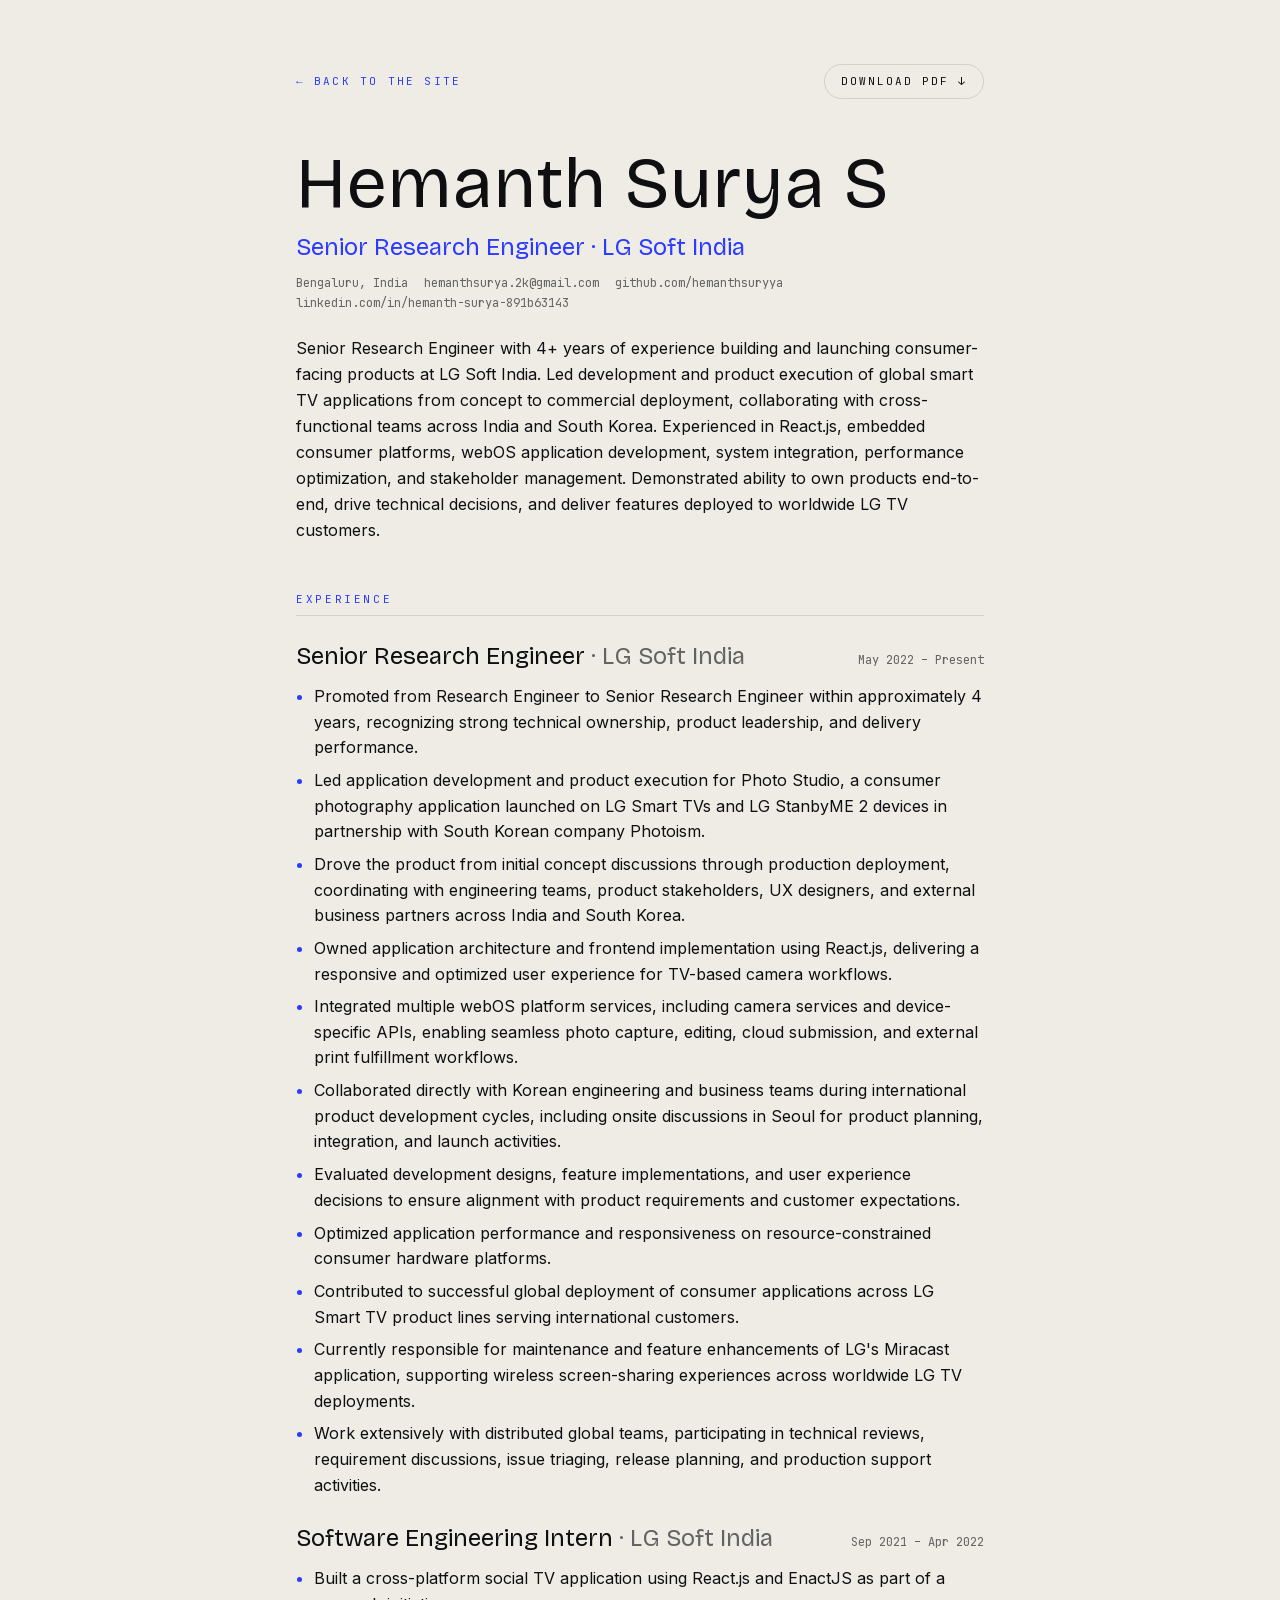
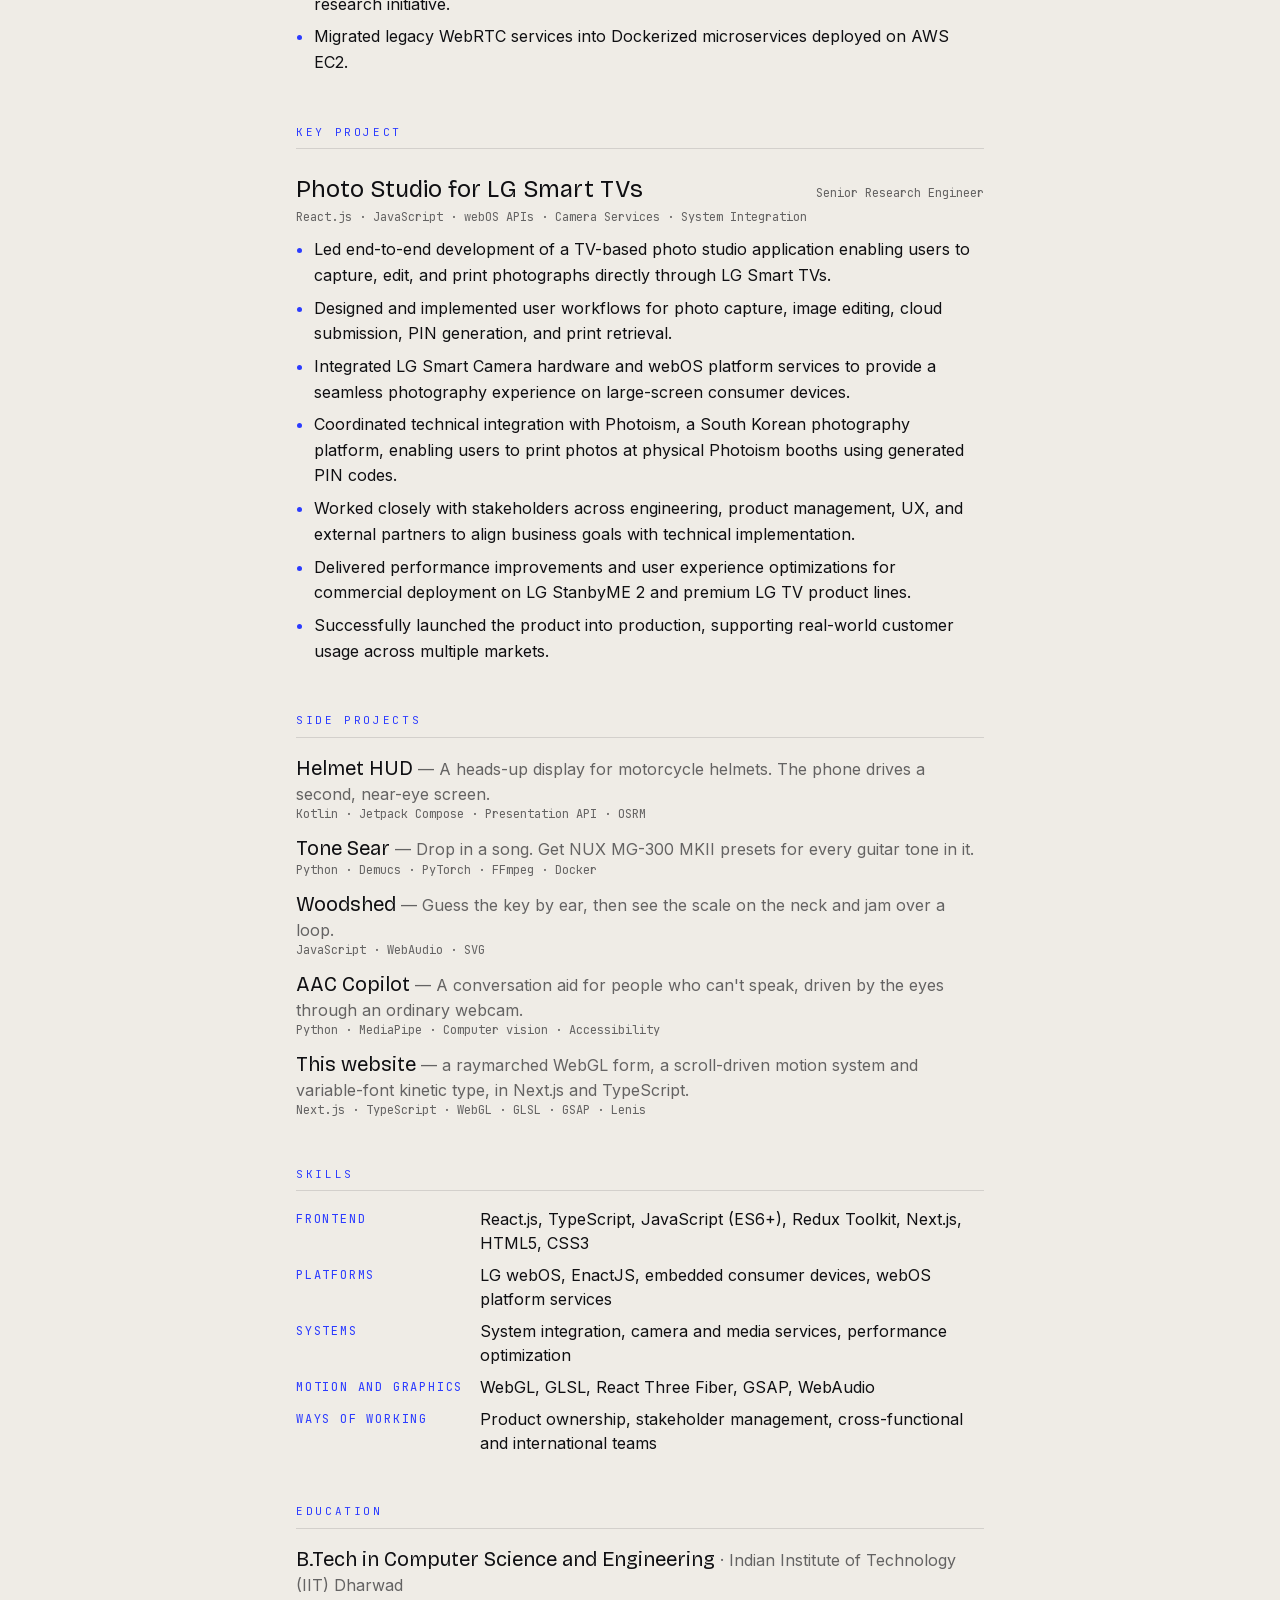
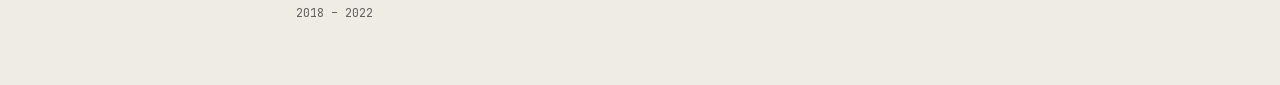
<file: cv/index.html>
<!DOCTYPE html><!--kvrrwI2opgUu9pYwk5wvI--><html lang="en" data-theme="light" class="__variable_739839 __variable_937831 __variable_8a0ba0 __variable_694534 __variable_320b98 __variable_3c0067 __variable_dffdaf __variable_3c5c77 __variable_e20fb1 __variable_0f7ed0"><head><meta charSet="utf-8"/><meta name="viewport" content="width=device-width, initial-scale=1"/><link rel="preload" href="/_next/static/media/5a4ccc80a3599b8f-s.p.woff2" as="font" crossorigin="" type="font/woff2"/><link rel="stylesheet" href="/_next/static/css/454d17bd1c348f55.css" data-precedence="next"/><link rel="stylesheet" href="/_next/static/css/1b813f33a587b70b.css" data-precedence="next"/><link rel="preload" as="script" fetchPriority="low" href="/_next/static/chunks/webpack-40fd23dd5104b579.js"/><script src="/_next/static/chunks/5ef5f7b4-b8629d2538c26fba.js" async=""></script><script src="/_next/static/chunks/996-fa4aee635d3ee7a4.js" async=""></script><script src="/_next/static/chunks/main-app-54513da6111c6196.js" async=""></script><script src="/_next/static/chunks/730-2b90c3c16f1f4fc4.js" async=""></script><script src="/_next/static/chunks/app/cv/page-ff36dc125a80be11.js" async=""></script><meta name="next-size-adjust" content=""/><meta name="theme-color" content="#efece6"/><title>CV — Hemanth Surya S</title><meta name="description" content="Senior Research Engineer with 4+ years of experience building and launching consumer-facing products at LG Soft India. Led development and product execution of global smart TV applications from concept to commercial deployment, collaborating with cross-functional teams across India and South Korea. Experienced in React.js, embedded consumer platforms, webOS application development, system integration, performance optimization, and stakeholder management. Demonstrated ability to own products end-to-end, drive technical decisions, and deliver features deployed to worldwide LG TV customers."/><meta name="author" content="Hemanth Surya S"/><link rel="canonical" href="https://hemanthsuryya.github.io/cv/"/><meta property="og:title" content="CV — Hemanth Surya S"/><meta property="og:description" content="Senior Research Engineer with 4+ years of experience building and launching consumer-facing products at LG Soft India. Led development and product execution of global smart TV applications from concept to commercial deployment, collaborating with cross-functional teams across India and South Korea. Experienced in React.js, embedded consumer platforms, webOS application development, system integration, performance optimization, and stakeholder management. Demonstrated ability to own products end-to-end, drive technical decisions, and deliver features deployed to worldwide LG TV customers."/><meta property="og:site_name" content="Hemanth Surya"/><meta property="og:image" content="https://hemanthsuryya.github.io/og.png"/><meta property="og:image:width" content="1200"/><meta property="og:image:height" content="630"/><meta property="og:image:alt" content="Hemanth Surya — Frontend Engineer"/><meta property="og:type" content="website"/><meta name="twitter:card" content="summary_large_image"/><meta name="twitter:title" content="CV — Hemanth Surya S"/><meta name="twitter:description" content="Senior Research Engineer with 4+ years of experience building and launching consumer-facing products at LG Soft India. Led development and product execution of global smart TV applications from concept to commercial deployment, collaborating with cross-functional teams across India and South Korea. Experienced in React.js, embedded consumer platforms, webOS application development, system integration, performance optimization, and stakeholder management. Demonstrated ability to own products end-to-end, drive technical decisions, and deliver features deployed to worldwide LG TV customers."/><meta name="twitter:image" content="https://hemanthsuryya.github.io/og.png"/><link rel="icon" href="/icon.svg?6415d9cb9873d76e" type="image/svg+xml" sizes="any"/><script>try{if(!matchMedia('(prefers-reduced-motion: reduce)').matches)document.documentElement.classList.add('motion')}catch(e){}</script><script src="/_next/static/chunks/polyfills-42372ed130431b0a.js" noModule=""></script></head><body><div hidden=""><!--$--><!--/$--></div><main class="cv min-h-screen"><div class="mx-auto max-w-3xl px-6 py-12 sm:px-10 sm:py-16"><nav class="cv-noprint mb-12 flex flex-wrap items-center justify-between gap-3 font-mono text-[11px] uppercase tracking-[0.2em]"><a class="accent hover:underline" href="/">← Back to the site</a><button type="button" class="label rounded-full border hairline px-4 py-2 hover:bg-[var(--fg)] hover:text-[var(--bg)]">Download PDF <span aria-hidden="true">↓</span></button></nav><header><h1 class="font-display text-6xl leading-none sm:text-7xl">Hemanth Surya S</h1><p class="mt-3 font-display text-2xl accent">Senior Research Engineer<!-- --> · <!-- -->LG Soft India</p><p class="mt-3 flex flex-wrap gap-x-4 gap-y-1 font-mono text-xs muted"><span>Bengaluru, India</span><a href="mailto:hemanthsurya.2k@gmail.com" class="hover:underline">hemanthsurya.2k@gmail.com</a><a href="https://github.com/hemanthsuryya" class="hover:underline">github.com/hemanthsuryya</a><a href="https://www.linkedin.com/in/hemanth-surya-891b63143/" class="hover:underline">linkedin.com/in/hemanth-surya-891b63143</a></p><p class="mt-6 text-base leading-relaxed ">Senior Research Engineer with 4+ years of experience building and launching consumer-facing products at LG Soft India. Led development and product execution of global smart TV applications from concept to commercial deployment, collaborating with cross-functional teams across India and South Korea. Experienced in React.js, embedded consumer platforms, webOS application development, system integration, performance optimization, and stakeholder management. Demonstrated ability to own products end-to-end, drive technical decisions, and deliver features deployed to worldwide LG TV customers.</p></header><section aria-labelledby="exp" class="mt-12"><h2 id="exp" class="cv-h">Experience</h2><article class="mt-6"><div class="flex flex-wrap items-baseline justify-between gap-2"><h3 class="font-display text-2xl">Senior Research Engineer<!-- --> <span class="muted">· <!-- -->LG Soft India</span></h3><span class="font-mono text-xs muted">May 2022 – Present</span></div><ul class="cv-list mt-3"><li>Promoted from Research Engineer to Senior Research Engineer within approximately 4 years, recognizing strong technical ownership, product leadership, and delivery performance.</li><li>Led application development and product execution for Photo Studio, a consumer photography application launched on LG Smart TVs and LG StanbyME 2 devices in partnership with South Korean company Photoism.</li><li>Drove the product from initial concept discussions through production deployment, coordinating with engineering teams, product stakeholders, UX designers, and external business partners across India and South Korea.</li><li>Owned application architecture and frontend implementation using React.js, delivering a responsive and optimized user experience for TV-based camera workflows.</li><li>Integrated multiple webOS platform services, including camera services and device-specific APIs, enabling seamless photo capture, editing, cloud submission, and external print fulfillment workflows.</li><li>Collaborated directly with Korean engineering and business teams during international product development cycles, including onsite discussions in Seoul for product planning, integration, and launch activities.</li><li>Evaluated development designs, feature implementations, and user experience decisions to ensure alignment with product requirements and customer expectations.</li><li>Optimized application performance and responsiveness on resource-constrained consumer hardware platforms.</li><li>Contributed to successful global deployment of consumer applications across LG Smart TV product lines serving international customers.</li><li>Currently responsible for maintenance and feature enhancements of LG&#x27;s Miracast application, supporting wireless screen-sharing experiences across worldwide LG TV deployments.</li><li>Work extensively with distributed global teams, participating in technical reviews, requirement discussions, issue triaging, release planning, and production support activities.</li></ul></article><article class="mt-6"><div class="flex flex-wrap items-baseline justify-between gap-2"><h3 class="font-display text-2xl">Software Engineering Intern<!-- --> <span class="muted">· <!-- -->LG Soft India</span></h3><span class="font-mono text-xs muted">Sep 2021 – Apr 2022</span></div><ul class="cv-list mt-3"><li>Built a cross-platform social TV application using React.js and EnactJS as part of a research initiative.</li><li>Migrated legacy WebRTC services into Dockerized microservices deployed on AWS EC2.</li></ul></article></section><section aria-labelledby="ps" class="mt-12"><h2 id="ps" class="cv-h">Key project</h2><div class="mt-6 flex flex-wrap items-baseline justify-between gap-2"><h3 class="font-display text-2xl">Photo Studio for LG Smart TVs</h3><span class="font-mono text-xs muted">Senior Research Engineer</span></div><p class="mt-1 font-mono text-xs muted">React.js · JavaScript · webOS APIs · Camera Services · System Integration</p><ul class="cv-list mt-3"><li>Led end-to-end development of a TV-based photo studio application enabling users to capture, edit, and print photographs directly through LG Smart TVs.</li><li>Designed and implemented user workflows for photo capture, image editing, cloud submission, PIN generation, and print retrieval.</li><li>Integrated LG Smart Camera hardware and webOS platform services to provide a seamless photography experience on large-screen consumer devices.</li><li>Coordinated technical integration with Photoism, a South Korean photography platform, enabling users to print photos at physical Photoism booths using generated PIN codes.</li><li>Worked closely with stakeholders across engineering, product management, UX, and external partners to align business goals with technical implementation.</li><li>Delivered performance improvements and user experience optimizations for commercial deployment on LG StanbyME 2 and premium LG TV product lines.</li><li>Successfully launched the product into production, supporting real-world customer usage across multiple markets.</li></ul></section><section aria-labelledby="side" class="mt-12"><h2 id="side" class="cv-h">Side projects</h2><ul class="mt-4 space-y-3"><li><span class="font-display text-xl">Helmet HUD</span><span class="muted"> — <!-- -->A heads-up display for motorcycle helmets. The phone drives a second, near-eye screen.</span><span class="block font-mono text-xs muted">Kotlin · Jetpack Compose · Presentation API · OSRM</span></li><li><span class="font-display text-xl">Tone Sear</span><span class="muted"> — <!-- -->Drop in a song. Get NUX MG-300 MKII presets for every guitar tone in it.</span><span class="block font-mono text-xs muted">Python · Demucs · PyTorch · FFmpeg · Docker</span></li><li><span class="font-display text-xl">Woodshed</span><span class="muted"> — <!-- -->Guess the key by ear, then see the scale on the neck and jam over a loop.</span><span class="block font-mono text-xs muted">JavaScript · WebAudio · SVG</span></li><li><span class="font-display text-xl">AAC Copilot</span><span class="muted"> — <!-- -->A conversation aid for people who can&#x27;t speak, driven by the eyes through an ordinary webcam.</span><span class="block font-mono text-xs muted">Python · MediaPipe · Computer vision · Accessibility</span></li><li><span class="font-display text-xl">This website</span><span class="muted"> <!-- -->— a raymarched WebGL form, a scroll-driven motion system and variable-font kinetic type, in Next.js and TypeScript.</span><span class="block font-mono text-xs muted">Next.js · TypeScript · WebGL · GLSL · GSAP · Lenis</span></li></ul></section><section aria-labelledby="skills" class="mt-12"><h2 id="skills" class="cv-h">Skills</h2><dl class="mt-4 grid gap-2 sm:grid-cols-[11rem_1fr]"><div class="contents"><dt class="font-mono text-xs uppercase tracking-[0.15em] accent sm:pt-1">Frontend</dt><dd class="">React.js, TypeScript, JavaScript (ES6+), Redux Toolkit, Next.js, HTML5, CSS3</dd></div><div class="contents"><dt class="font-mono text-xs uppercase tracking-[0.15em] accent sm:pt-1">Platforms</dt><dd class="">LG webOS, EnactJS, embedded consumer devices, webOS platform services</dd></div><div class="contents"><dt class="font-mono text-xs uppercase tracking-[0.15em] accent sm:pt-1">Systems</dt><dd class="">System integration, camera and media services, performance optimization</dd></div><div class="contents"><dt class="font-mono text-xs uppercase tracking-[0.15em] accent sm:pt-1">Motion and graphics</dt><dd class="">WebGL, GLSL, React Three Fiber, GSAP, WebAudio</dd></div><div class="contents"><dt class="font-mono text-xs uppercase tracking-[0.15em] accent sm:pt-1">Ways of working</dt><dd class="">Product ownership, stakeholder management, cross-functional and international teams</dd></div></dl></section><section aria-labelledby="edu" class="mt-12"><h2 id="edu" class="cv-h">Education</h2><div class="mt-4 flex flex-wrap items-baseline justify-between gap-2"><p><span class="font-display text-xl">B.Tech in Computer Science and Engineering</span><span class="muted"> · <!-- -->Indian Institute of Technology (IIT) Dharwad</span></p><span class="font-mono text-xs muted">2018 – 2022</span></div></section></div></main><!--$--><!--/$--><script src="/_next/static/chunks/webpack-40fd23dd5104b579.js" id="_R_" async=""></script><script>(self.__next_f=self.__next_f||[]).push([0])</script><script>self.__next_f.push([1,"1:\"$Sreact.fragment\"\n2:I[2411,[],\"\"]\n3:I[7527,[],\"\"]\n4:I[9730,[\"730\",\"static/chunks/730-2b90c3c16f1f4fc4.js\",\"402\",\"static/chunks/app/cv/page-ff36dc125a80be11.js\"],\"\"]\n5:I[4732,[\"730\",\"static/chunks/730-2b90c3c16f1f4fc4.js\",\"402\",\"static/chunks/app/cv/page-ff36dc125a80be11.js\"],\"PrintButton\"]\nd:I[7073,[],\"\"]\n:HL[\"/_next/static/media/5a4ccc80a3599b8f-s.p.woff2\",\"font\",{\"crossOrigin\":\"\",\"type\":\"font/woff2\"}]\n:HL[\"/_next/static/css/454d17bd1c348f55.css\",\"style\"]\n:HL[\"/_next/static/css/1b813f33a587b70b.css\",\"style\"]\n"])</script><script>self.__next_f.push([1,"0:{\"P\":null,\"b\":\"kvrrwI2opgUu9pYwk5wvI\",\"p\":\"\",\"c\":[\"\",\"cv\",\"\"],\"i\":false,\"f\":[[[\"\",{\"children\":[\"cv\",{\"children\":[\"__PAGE__\",{}]}]},\"$undefined\",\"$undefined\",true],[\"\",[\"$\",\"$1\",\"c\",{\"children\":[[[\"$\",\"link\",\"0\",{\"rel\":\"stylesheet\",\"href\":\"/_next/static/css/454d17bd1c348f55.css\",\"precedence\":\"next\",\"crossOrigin\":\"$undefined\",\"nonce\":\"$undefined\"}],[\"$\",\"link\",\"1\",{\"rel\":\"stylesheet\",\"href\":\"/_next/static/css/1b813f33a587b70b.css\",\"precedence\":\"next\",\"crossOrigin\":\"$undefined\",\"nonce\":\"$undefined\"}]],[\"$\",\"html\",null,{\"lang\":\"en\",\"data-theme\":\"light\",\"suppressHydrationWarning\":true,\"className\":\"__variable_739839 __variable_937831 __variable_8a0ba0 __variable_694534 __variable_320b98 __variable_3c0067 __variable_dffdaf __variable_3c5c77 __variable_e20fb1 __variable_0f7ed0\",\"children\":[[\"$\",\"head\",null,{\"children\":[\"$\",\"script\",null,{\"dangerouslySetInnerHTML\":{\"__html\":\"try{if(!matchMedia('(prefers-reduced-motion: reduce)').matches)document.documentElement.classList.add('motion')}catch(e){}\"}}]}],[\"$\",\"body\",null,{\"children\":[\"$\",\"$L2\",null,{\"parallelRouterKey\":\"children\",\"error\":\"$undefined\",\"errorStyles\":\"$undefined\",\"errorScripts\":\"$undefined\",\"template\":[\"$\",\"$L3\",null,{}],\"templateStyles\":\"$undefined\",\"templateScripts\":\"$undefined\",\"notFound\":[[[\"$\",\"title\",null,{\"children\":\"404: This page could not be found.\"}],[\"$\",\"div\",null,{\"style\":{\"fontFamily\":\"system-ui,\\\"Segoe UI\\\",Roboto,Helvetica,Arial,sans-serif,\\\"Apple Color Emoji\\\",\\\"Segoe UI Emoji\\\"\",\"height\":\"100vh\",\"textAlign\":\"center\",\"display\":\"flex\",\"flexDirection\":\"column\",\"alignItems\":\"center\",\"justifyContent\":\"center\"},\"children\":[\"$\",\"div\",null,{\"children\":[[\"$\",\"style\",null,{\"dangerouslySetInnerHTML\":{\"__html\":\"body{color:#000;background:#fff;margin:0}.next-error-h1{border-right:1px solid rgba(0,0,0,.3)}@media (prefers-color-scheme:dark){body{color:#fff;background:#000}.next-error-h1{border-right:1px solid rgba(255,255,255,.3)}}\"}}],[\"$\",\"h1\",null,{\"className\":\"next-error-h1\",\"style\":{\"display\":\"inline-block\",\"margin\":\"0 20px 0 0\",\"padding\":\"0 23px 0 0\",\"fontSize\":24,\"fontWeight\":500,\"verticalAlign\":\"top\",\"lineHeight\":\"49px\"},\"children\":404}],[\"$\",\"div\",null,{\"style\":{\"display\":\"inline-block\"},\"children\":[\"$\",\"h2\",null,{\"style\":{\"fontSize\":14,\"fontWeight\":400,\"lineHeight\":\"49px\",\"margin\":0},\"children\":\"This page could not be found.\"}]}]]}]}]],[]],\"forbidden\":\"$undefined\",\"unauthorized\":\"$undefined\"}]}]]}]]}],{\"children\":[\"cv\",[\"$\",\"$1\",\"c\",{\"children\":[null,[\"$\",\"$L2\",null,{\"parallelRouterKey\":\"children\",\"error\":\"$undefined\",\"errorStyles\":\"$undefined\",\"errorScripts\":\"$undefined\",\"template\":[\"$\",\"$L3\",null,{}],\"templateStyles\":\"$undefined\",\"templateScripts\":\"$undefined\",\"notFound\":\"$undefined\",\"forbidden\":\"$undefined\",\"unauthorized\":\"$undefined\"}]]}],{\"children\":[\"__PAGE__\",[\"$\",\"$1\",\"c\",{\"children\":[[\"$\",\"main\",null,{\"className\":\"cv min-h-screen\",\"children\":[\"$\",\"div\",null,{\"className\":\"mx-auto max-w-3xl px-6 py-12 sm:px-10 sm:py-16\",\"children\":[[\"$\",\"nav\",null,{\"className\":\"cv-noprint mb-12 flex flex-wrap items-center justify-between gap-3 font-mono text-[11px] uppercase tracking-[0.2em]\",\"children\":[[\"$\",\"$L4\",null,{\"href\":\"/\",\"className\":\"accent hover:underline\",\"children\":\"← Back to the site\"}],[\"$\",\"$L5\",null,{}]]}],[\"$\",\"header\",null,{\"children\":[[\"$\",\"h1\",null,{\"className\":\"font-display text-6xl leading-none sm:text-7xl\",\"children\":\"Hemanth Surya S\"}],[\"$\",\"p\",null,{\"className\":\"mt-3 font-display text-2xl accent\",\"children\":[\"Senior Research Engineer\",\" · \",\"LG Soft India\"]}],[\"$\",\"p\",null,{\"className\":\"mt-3 flex flex-wrap gap-x-4 gap-y-1 font-mono text-xs muted\",\"children\":[[\"$\",\"span\",null,{\"children\":\"Bengaluru, India\"}],[\"$\",\"a\",null,{\"href\":\"mailto:hemanthsurya.2k@gmail.com\",\"className\":\"hover:underline\",\"children\":\"hemanthsurya.2k@gmail.com\"}],[\"$\",\"a\",null,{\"href\":\"https://github.com/hemanthsuryya\",\"className\":\"hover:underline\",\"children\":\"github.com/hemanthsuryya\"}],[\"$\",\"a\",null,{\"href\":\"https://www.linkedin.com/in/hemanth-surya-891b63143/\",\"className\":\"hover:underline\",\"children\":\"linkedin.com/in/hemanth-surya-891b63143\"}]]}],[\"$\",\"p\",null,{\"className\":\"mt-6 text-base leading-relaxed \",\"children\":\"Senior Research Engineer with 4+ years of experience building and launching consumer-facing products at LG Soft India. Led development and product execution of global smart TV applications from concept to commercial deployment, collaborating with cross-functional teams across India and South Korea. Experienced in React.js, embedded consumer platforms, webOS application development, system integration, performance optimization, and stakeholder management. Demonstrated ability to own products end-to-end, drive technical decisions, and deliver features deployed to worldwide LG TV customers.\"}]]}],\"$L6\",\"$L7\",\"$L8\",\"$L9\",\"$La\"]}]}],null,\"$Lb\"]}],{},null,false]},null,false]},null,false],\"$Lc\",false]],\"m\":\"$undefined\",\"G\":[\"$d\",[]],\"s\":false,\"S\":true}\n"])</script><script>self.__next_f.push([1,"12:I[3842,[],\"OutletBoundary\"]\n14:I[3639,[],\"AsyncMetadataOutlet\"]\n16:I[3842,[],\"ViewportBoundary\"]\n18:I[3842,[],\"MetadataBoundary\"]\n19:\"$Sreact.suspense\"\n"])</script><script>self.__next_f.push([1,"6:[\"$\",\"section\",null,{\"aria-labelledby\":\"exp\",\"className\":\"mt-12\",\"children\":[[\"$\",\"h2\",null,{\"id\":\"exp\",\"className\":\"cv-h\",\"children\":\"Experience\"}],[[\"$\",\"article\",\"Senior Research Engineer\",{\"className\":\"mt-6\",\"children\":[[\"$\",\"div\",null,{\"className\":\"flex flex-wrap items-baseline justify-between gap-2\",\"children\":[[\"$\",\"h3\",null,{\"className\":\"font-display text-2xl\",\"children\":[\"Senior Research Engineer\",\" \",[\"$\",\"span\",null,{\"className\":\"muted\",\"children\":[\"· \",\"LG Soft India\"]}]]}],[\"$\",\"span\",null,{\"className\":\"font-mono text-xs muted\",\"children\":\"May 2022 – Present\"}]]}],[\"$\",\"ul\",null,{\"className\":\"cv-list mt-3\",\"children\":[[\"$\",\"li\",\"Promoted from Research Engineer to Senior Research Engineer within approximately 4 years, recognizing strong technical ownership, product leadership, and delivery performance.\",{\"children\":\"Promoted from Research Engineer to Senior Research Engineer within approximately 4 years, recognizing strong technical ownership, product leadership, and delivery performance.\"}],[\"$\",\"li\",\"Led application development and product execution for Photo Studio, a consumer photography application launched on LG Smart TVs and LG StanbyME 2 devices in partnership with South Korean company Photoism.\",{\"children\":\"Led application development and product execution for Photo Studio, a consumer photography application launched on LG Smart TVs and LG StanbyME 2 devices in partnership with South Korean company Photoism.\"}],[\"$\",\"li\",\"Drove the product from initial concept discussions through production deployment, coordinating with engineering teams, product stakeholders, UX designers, and external business partners across India and South Korea.\",{\"children\":\"Drove the product from initial concept discussions through production deployment, coordinating with engineering teams, product stakeholders, UX designers, and external business partners across India and South Korea.\"}],[\"$\",\"li\",\"Owned application architecture and frontend implementation using React.js, delivering a responsive and optimized user experience for TV-based camera workflows.\",{\"children\":\"Owned application architecture and frontend implementation using React.js, delivering a responsive and optimized user experience for TV-based camera workflows.\"}],[\"$\",\"li\",\"Integrated multiple webOS platform services, including camera services and device-specific APIs, enabling seamless photo capture, editing, cloud submission, and external print fulfillment workflows.\",{\"children\":\"Integrated multiple webOS platform services, including camera services and device-specific APIs, enabling seamless photo capture, editing, cloud submission, and external print fulfillment workflows.\"}],[\"$\",\"li\",\"Collaborated directly with Korean engineering and business teams during international product development cycles, including onsite discussions in Seoul for product planning, integration, and launch activities.\",{\"children\":\"Collaborated directly with Korean engineering and business teams during international product development cycles, including onsite discussions in Seoul for product planning, integration, and launch activities.\"}],[\"$\",\"li\",\"Evaluated development designs, feature implementations, and user experience decisions to ensure alignment with product requirements and customer expectations.\",{\"children\":\"Evaluated development designs, feature implementations, and user experience decisions to ensure alignment with product requirements and customer expectations.\"}],[\"$\",\"li\",\"Optimized application performance and responsiveness on resource-constrained consumer hardware platforms.\",{\"children\":\"Optimized application performance and responsiveness on resource-constrained consumer hardware platforms.\"}],\"$Le\",\"$Lf\",\"$L10\"]}]]}],\"$L11\"]]}]\n"])</script><script>self.__next_f.push([1,"7:[\"$\",\"section\",null,{\"aria-labelledby\":\"ps\",\"className\":\"mt-12\",\"children\":[[\"$\",\"h2\",null,{\"id\":\"ps\",\"className\":\"cv-h\",\"children\":\"Key project\"}],[\"$\",\"div\",null,{\"className\":\"mt-6 flex flex-wrap items-baseline justify-between gap-2\",\"children\":[[\"$\",\"h3\",null,{\"className\":\"font-display text-2xl\",\"children\":\"Photo Studio for LG Smart TVs\"}],[\"$\",\"span\",null,{\"className\":\"font-mono text-xs muted\",\"children\":\"Senior Research Engineer\"}]]}],[\"$\",\"p\",null,{\"className\":\"mt-1 font-mono text-xs muted\",\"children\":\"React.js · JavaScript · webOS APIs · Camera Services · System Integration\"}],[\"$\",\"ul\",null,{\"className\":\"cv-list mt-3\",\"children\":[[\"$\",\"li\",\"Led end-to-end development of a TV-based photo studio application enabling users to capture, edit, and print photographs directly through LG Smart TVs.\",{\"children\":\"Led end-to-end development of a TV-based photo studio application enabling users to capture, edit, and print photographs directly through LG Smart TVs.\"}],[\"$\",\"li\",\"Designed and implemented user workflows for photo capture, image editing, cloud submission, PIN generation, and print retrieval.\",{\"children\":\"Designed and implemented user workflows for photo capture, image editing, cloud submission, PIN generation, and print retrieval.\"}],[\"$\",\"li\",\"Integrated LG Smart Camera hardware and webOS platform services to provide a seamless photography experience on large-screen consumer devices.\",{\"children\":\"Integrated LG Smart Camera hardware and webOS platform services to provide a seamless photography experience on large-screen consumer devices.\"}],[\"$\",\"li\",\"Coordinated technical integration with Photoism, a South Korean photography platform, enabling users to print photos at physical Photoism booths using generated PIN codes.\",{\"children\":\"Coordinated technical integration with Photoism, a South Korean photography platform, enabling users to print photos at physical Photoism booths using generated PIN codes.\"}],[\"$\",\"li\",\"Worked closely with stakeholders across engineering, product management, UX, and external partners to align business goals with technical implementation.\",{\"children\":\"Worked closely with stakeholders across engineering, product management, UX, and external partners to align business goals with technical implementation.\"}],[\"$\",\"li\",\"Delivered performance improvements and user experience optimizations for commercial deployment on LG StanbyME 2 and premium LG TV product lines.\",{\"children\":\"Delivered performance improvements and user experience optimizations for commercial deployment on LG StanbyME 2 and premium LG TV product lines.\"}],[\"$\",\"li\",\"Successfully launched the product into production, supporting real-world customer usage across multiple markets.\",{\"children\":\"Successfully launched the product into production, supporting real-world customer usage across multiple markets.\"}]]}]]}]\n"])</script><script>self.__next_f.push([1,"8:[\"$\",\"section\",null,{\"aria-labelledby\":\"side\",\"className\":\"mt-12\",\"children\":[[\"$\",\"h2\",null,{\"id\":\"side\",\"className\":\"cv-h\",\"children\":\"Side projects\"}],[\"$\",\"ul\",null,{\"className\":\"mt-4 space-y-3\",\"children\":[[[\"$\",\"li\",\"helmet-hud\",{\"children\":[[\"$\",\"span\",null,{\"className\":\"font-display text-xl\",\"children\":\"Helmet HUD\"}],[\"$\",\"span\",null,{\"className\":\"muted\",\"children\":[\" — \",\"A heads-up display for motorcycle helmets. The phone drives a second, near-eye screen.\"]}],[\"$\",\"span\",null,{\"className\":\"block font-mono text-xs muted\",\"children\":\"Kotlin · Jetpack Compose · Presentation API · OSRM\"}]]}],[\"$\",\"li\",\"tone-sear\",{\"children\":[[\"$\",\"span\",null,{\"className\":\"font-display text-xl\",\"children\":\"Tone Sear\"}],[\"$\",\"span\",null,{\"className\":\"muted\",\"children\":[\" — \",\"Drop in a song. Get NUX MG-300 MKII presets for every guitar tone in it.\"]}],[\"$\",\"span\",null,{\"className\":\"block font-mono text-xs muted\",\"children\":\"Python · Demucs · PyTorch · FFmpeg · Docker\"}]]}],[\"$\",\"li\",\"woodshed\",{\"children\":[[\"$\",\"span\",null,{\"className\":\"font-display text-xl\",\"children\":\"Woodshed\"}],[\"$\",\"span\",null,{\"className\":\"muted\",\"children\":[\" — \",\"Guess the key by ear, then see the scale on the neck and jam over a loop.\"]}],[\"$\",\"span\",null,{\"className\":\"block font-mono text-xs muted\",\"children\":\"JavaScript · WebAudio · SVG\"}]]}],[\"$\",\"li\",\"aac-copilot\",{\"children\":[[\"$\",\"span\",null,{\"className\":\"font-display text-xl\",\"children\":\"AAC Copilot\"}],[\"$\",\"span\",null,{\"className\":\"muted\",\"children\":[\" — \",\"A conversation aid for people who can't speak, driven by the eyes through an ordinary webcam.\"]}],[\"$\",\"span\",null,{\"className\":\"block font-mono text-xs muted\",\"children\":\"Python · MediaPipe · Computer vision · Accessibility\"}]]}]],[\"$\",\"li\",null,{\"children\":[[\"$\",\"span\",null,{\"className\":\"font-display text-xl\",\"children\":\"This website\"}],[\"$\",\"span\",null,{\"className\":\"muted\",\"children\":[\" \",\"— a raymarched WebGL form, a scroll-driven motion system and variable-font kinetic type, in Next.js and TypeScript.\"]}],[\"$\",\"span\",null,{\"className\":\"block font-mono text-xs muted\",\"children\":\"Next.js · TypeScript · WebGL · GLSL · GSAP · Lenis\"}]]}]]}]]}]\n"])</script><script>self.__next_f.push([1,"9:[\"$\",\"section\",null,{\"aria-labelledby\":\"skills\",\"className\":\"mt-12\",\"children\":[[\"$\",\"h2\",null,{\"id\":\"skills\",\"className\":\"cv-h\",\"children\":\"Skills\"}],[\"$\",\"dl\",null,{\"className\":\"mt-4 grid gap-2 sm:grid-cols-[11rem_1fr]\",\"children\":[[\"$\",\"div\",\"Frontend\",{\"className\":\"contents\",\"children\":[[\"$\",\"dt\",null,{\"className\":\"font-mono text-xs uppercase tracking-[0.15em] accent sm:pt-1\",\"children\":\"Frontend\"}],[\"$\",\"dd\",null,{\"className\":\"\",\"children\":\"React.js, TypeScript, JavaScript (ES6+), Redux Toolkit, Next.js, HTML5, CSS3\"}]]}],[\"$\",\"div\",\"Platforms\",{\"className\":\"contents\",\"children\":[[\"$\",\"dt\",null,{\"className\":\"font-mono text-xs uppercase tracking-[0.15em] accent sm:pt-1\",\"children\":\"Platforms\"}],[\"$\",\"dd\",null,{\"className\":\"\",\"children\":\"LG webOS, EnactJS, embedded consumer devices, webOS platform services\"}]]}],[\"$\",\"div\",\"Systems\",{\"className\":\"contents\",\"children\":[[\"$\",\"dt\",null,{\"className\":\"font-mono text-xs uppercase tracking-[0.15em] accent sm:pt-1\",\"children\":\"Systems\"}],[\"$\",\"dd\",null,{\"className\":\"\",\"children\":\"System integration, camera and media services, performance optimization\"}]]}],[\"$\",\"div\",\"Motion and graphics\",{\"className\":\"contents\",\"children\":[[\"$\",\"dt\",null,{\"className\":\"font-mono text-xs uppercase tracking-[0.15em] accent sm:pt-1\",\"children\":\"Motion and graphics\"}],[\"$\",\"dd\",null,{\"className\":\"\",\"children\":\"WebGL, GLSL, React Three Fiber, GSAP, WebAudio\"}]]}],[\"$\",\"div\",\"Ways of working\",{\"className\":\"contents\",\"children\":[[\"$\",\"dt\",null,{\"className\":\"font-mono text-xs uppercase tracking-[0.15em] accent sm:pt-1\",\"children\":\"Ways of working\"}],[\"$\",\"dd\",null,{\"className\":\"\",\"children\":\"Product ownership, stakeholder management, cross-functional and international teams\"}]]}]]}]]}]\n"])</script><script>self.__next_f.push([1,"a:[\"$\",\"section\",null,{\"aria-labelledby\":\"edu\",\"className\":\"mt-12\",\"children\":[[\"$\",\"h2\",null,{\"id\":\"edu\",\"className\":\"cv-h\",\"children\":\"Education\"}],[\"$\",\"div\",null,{\"className\":\"mt-4 flex flex-wrap items-baseline justify-between gap-2\",\"children\":[[\"$\",\"p\",null,{\"children\":[[\"$\",\"span\",null,{\"className\":\"font-display text-xl\",\"children\":\"B.Tech in Computer Science and Engineering\"}],[\"$\",\"span\",null,{\"className\":\"muted\",\"children\":[\" · \",\"Indian Institute of Technology (IIT) Dharwad\"]}]]}],[\"$\",\"span\",null,{\"className\":\"font-mono text-xs muted\",\"children\":\"2018 – 2022\"}]]}]]}]\nb:[\"$\",\"$L12\",null,{\"children\":[\"$L13\",[\"$\",\"$L14\",null,{\"promise\":\"$@15\"}]]}]\nc:[\"$\",\"$1\",\"h\",{\"children\":[null,[[\"$\",\"$L16\",null,{\"children\":\"$L17\"}],[\"$\",\"meta\",null,{\"name\":\"next-size-adjust\",\"content\":\"\"}]],[\"$\",\"$L18\",null,{\"children\":[\"$\",\"div\",null,{\"hidden\":true,\"children\":[\"$\",\"$19\",null,{\"fallback\":null,\"children\":\"$L1a\"}]}]}]]}]\n"])</script><script>self.__next_f.push([1,"e:[\"$\",\"li\",\"Contributed to successful global deployment of consumer applications across LG Smart TV product lines serving international customers.\",{\"children\":\"Contributed to successful global deployment of consumer applications across LG Smart TV product lines serving international customers.\"}]\nf:[\"$\",\"li\",\"Currently responsible for maintenance and feature enhancements of LG's Miracast application, supporting wireless screen-sharing experiences across worldwide LG TV deployments.\",{\"children\":\"Currently responsible for maintenance and feature enhancements of LG's Miracast application, supporting wireless screen-sharing experiences across worldwide LG TV deployments.\"}]\n10:[\"$\",\"li\",\"Work extensively with distributed global teams, participating in technical reviews, requirement discussions, issue triaging, release planning, and production support activities.\",{\"children\":\"Work extensively with distributed global teams, participating in technical reviews, requirement discussions, issue triaging, release planning, and production support activities.\"}]\n"])</script><script>self.__next_f.push([1,"11:[\"$\",\"article\",\"Software Engineering Intern\",{\"className\":\"mt-6\",\"children\":[[\"$\",\"div\",null,{\"className\":\"flex flex-wrap items-baseline justify-between gap-2\",\"children\":[[\"$\",\"h3\",null,{\"className\":\"font-display text-2xl\",\"children\":[\"Software Engineering Intern\",\" \",[\"$\",\"span\",null,{\"className\":\"muted\",\"children\":[\"· \",\"LG Soft India\"]}]]}],[\"$\",\"span\",null,{\"className\":\"font-mono text-xs muted\",\"children\":\"Sep 2021 – Apr 2022\"}]]}],[\"$\",\"ul\",null,{\"className\":\"cv-list mt-3\",\"children\":[[\"$\",\"li\",\"Built a cross-platform social TV application using React.js and EnactJS as part of a research initiative.\",{\"children\":\"Built a cross-platform social TV application using React.js and EnactJS as part of a research initiative.\"}],[\"$\",\"li\",\"Migrated legacy WebRTC services into Dockerized microservices deployed on AWS EC2.\",{\"children\":\"Migrated legacy WebRTC services into Dockerized microservices deployed on AWS EC2.\"}]]}]]}]\n"])</script><script>self.__next_f.push([1,"17:[[\"$\",\"meta\",\"0\",{\"charSet\":\"utf-8\"}],[\"$\",\"meta\",\"1\",{\"name\":\"viewport\",\"content\":\"width=device-width, initial-scale=1\"}],[\"$\",\"meta\",\"2\",{\"name\":\"theme-color\",\"content\":\"#efece6\"}]]\n13:null\n"])</script><script>self.__next_f.push([1,"1b:I[7879,[],\"IconMark\"]\n"])</script><script>self.__next_f.push([1,"15:{\"metadata\":[[\"$\",\"title\",\"0\",{\"children\":\"CV — Hemanth Surya S\"}],[\"$\",\"meta\",\"1\",{\"name\":\"description\",\"content\":\"Senior Research Engineer with 4+ years of experience building and launching consumer-facing products at LG Soft India. Led development and product execution of global smart TV applications from concept to commercial deployment, collaborating with cross-functional teams across India and South Korea. Experienced in React.js, embedded consumer platforms, webOS application development, system integration, performance optimization, and stakeholder management. Demonstrated ability to own products end-to-end, drive technical decisions, and deliver features deployed to worldwide LG TV customers.\"}],[\"$\",\"meta\",\"2\",{\"name\":\"author\",\"content\":\"Hemanth Surya S\"}],[\"$\",\"link\",\"3\",{\"rel\":\"canonical\",\"href\":\"https://hemanthsuryya.github.io/cv/\"}],[\"$\",\"meta\",\"4\",{\"property\":\"og:title\",\"content\":\"CV — Hemanth Surya S\"}],[\"$\",\"meta\",\"5\",{\"property\":\"og:description\",\"content\":\"Senior Research Engineer with 4+ years of experience building and launching consumer-facing products at LG Soft India. Led development and product execution of global smart TV applications from concept to commercial deployment, collaborating with cross-functional teams across India and South Korea. Experienced in React.js, embedded consumer platforms, webOS application development, system integration, performance optimization, and stakeholder management. Demonstrated ability to own products end-to-end, drive technical decisions, and deliver features deployed to worldwide LG TV customers.\"}],[\"$\",\"meta\",\"6\",{\"property\":\"og:site_name\",\"content\":\"Hemanth Surya\"}],[\"$\",\"meta\",\"7\",{\"property\":\"og:image\",\"content\":\"https://hemanthsuryya.github.io/og.png\"}],[\"$\",\"meta\",\"8\",{\"property\":\"og:image:width\",\"content\":\"1200\"}],[\"$\",\"meta\",\"9\",{\"property\":\"og:image:height\",\"content\":\"630\"}],[\"$\",\"meta\",\"10\",{\"property\":\"og:image:alt\",\"content\":\"Hemanth Surya — Frontend Engineer\"}],[\"$\",\"meta\",\"11\",{\"property\":\"og:type\",\"content\":\"website\"}],[\"$\",\"meta\",\"12\",{\"name\":\"twitter:card\",\"content\":\"summary_large_image\"}],[\"$\",\"meta\",\"13\",{\"name\":\"twitter:title\",\"content\":\"CV — Hemanth Surya S\"}],[\"$\",\"meta\",\"14\",{\"name\":\"twitter:description\",\"content\":\"Senior Research Engineer with 4+ years of experience building and launching consumer-facing products at LG Soft India. Led development and product execution of global smart TV applications from concept to commercial deployment, collaborating with cross-functional teams across India and South Korea. Experienced in React.js, embedded consumer platforms, webOS application development, system integration, performance optimization, and stakeholder management. Demonstrated ability to own products end-to-end, drive technical decisions, and deliver features deployed to worldwide LG TV customers.\"}],[\"$\",\"meta\",\"15\",{\"name\":\"twitter:image\",\"content\":\"https://hemanthsuryya.github.io/og.png\"}],[\"$\",\"link\",\"16\",{\"rel\":\"icon\",\"href\":\"/icon.svg?6415d9cb9873d76e\",\"type\":\"image/svg+xml\",\"sizes\":\"any\"}],[\"$\",\"$L1b\",\"17\",{}]],\"error\":null,\"digest\":\"$undefined\"}\n"])</script><script>self.__next_f.push([1,"1a:\"$15:metadata\"\n"])</script></body></html>
</file>
<file: _next/static/css/454d17bd1c348f55.css>
@font-face{font-family:Bricolage Grotesque;font-style:normal;font-weight:200 800;font-stretch:75% 100%;font-display:swap;src:url(/_next/static/media/4998552beda7625d-s.woff2) format("woff2");unicode-range:u+0102-0103,u+0110-0111,u+0128-0129,u+0168-0169,u+01a0-01a1,u+01af-01b0,u+0300-0301,u+0303-0304,u+0308-0309,u+0323,u+0329,u+1ea0-1ef9,u+20ab}@font-face{font-family:Bricolage Grotesque;font-style:normal;font-weight:200 800;font-stretch:75% 100%;font-display:swap;src:url(/_next/static/media/6da5edf2a6f63a33-s.woff2) format("woff2");unicode-range:u+0100-02ba,u+02bd-02c5,u+02c7-02cc,u+02ce-02d7,u+02dd-02ff,u+0304,u+0308,u+0329,u+1d00-1dbf,u+1e00-1e9f,u+1ef2-1eff,u+2020,u+20a0-20ab,u+20ad-20c0,u+2113,u+2c60-2c7f,u+a720-a7ff}@font-face{font-family:Bricolage Grotesque;font-style:normal;font-weight:200 800;font-stretch:75% 100%;font-display:swap;src:url(/_next/static/media/5a4ccc80a3599b8f-s.p.woff2) format("woff2");unicode-range:u+00??,u+0131,u+0152-0153,u+02bb-02bc,u+02c6,u+02da,u+02dc,u+0304,u+0308,u+0329,u+2000-206f,u+20ac,u+2122,u+2191,u+2193,u+2212,u+2215,u+feff,u+fffd}@font-face{font-family:Bricolage Grotesque Fallback;src:local("Arial");ascent-override:88.21%;descent-override:25.61%;line-gap-override:0.00%;size-adjust:105.43%}.__className_739839{font-family:Bricolage Grotesque,Bricolage Grotesque Fallback;font-style:normal}.__variable_739839{--nf-display:"Bricolage Grotesque","Bricolage Grotesque Fallback"}@font-face{font-family:"Instrument Serif";font-style:italic;font-weight:400;font-display:swap;src:url(/_next/static/media/5ece437c7024c161-s.woff2) format("woff2");unicode-range:u+0100-02ba,u+02bd-02c5,u+02c7-02cc,u+02ce-02d7,u+02dd-02ff,u+0304,u+0308,u+0329,u+1d00-1dbf,u+1e00-1e9f,u+1ef2-1eff,u+2020,u+20a0-20ab,u+20ad-20c0,u+2113,u+2c60-2c7f,u+a720-a7ff}@font-face{font-family:"Instrument Serif";font-style:italic;font-weight:400;font-display:swap;src:url(/_next/static/media/9cc5b37ab1350db7-s.woff2) format("woff2");unicode-range:u+00??,u+0131,u+0152-0153,u+02bb-02bc,u+02c6,u+02da,u+02dc,u+0304,u+0308,u+0329,u+2000-206f,u+20ac,u+2122,u+2191,u+2193,u+2212,u+2215,u+feff,u+fffd}@font-face{font-family:"Instrument Serif";font-style:normal;font-weight:400;font-display:swap;src:url(/_next/static/media/35f3de0ebb1cfc70-s.woff2) format("woff2");unicode-range:u+0100-02ba,u+02bd-02c5,u+02c7-02cc,u+02ce-02d7,u+02dd-02ff,u+0304,u+0308,u+0329,u+1d00-1dbf,u+1e00-1e9f,u+1ef2-1eff,u+2020,u+20a0-20ab,u+20ad-20c0,u+2113,u+2c60-2c7f,u+a720-a7ff}@font-face{font-family:"Instrument Serif";font-style:normal;font-weight:400;font-display:swap;src:url(/_next/static/media/e6099e249fd938cc-s.woff2) format("woff2");unicode-range:u+00??,u+0131,u+0152-0153,u+02bb-02bc,u+02c6,u+02da,u+02dc,u+0304,u+0308,u+0329,u+2000-206f,u+20ac,u+2122,u+2191,u+2193,u+2212,u+2215,u+feff,u+fffd}@font-face{font-family:"Instrument Serif Fallback";src:local("Times New Roman");ascent-override:117.94%;descent-override:36.93%;line-gap-override:0.00%;size-adjust:83.94%}.__className_937831{font-family:"Instrument Serif","Instrument Serif Fallback";font-weight:400}.__variable_937831{--nf-serif:"Instrument Serif","Instrument Serif Fallback"}@font-face{font-family:Inter;font-style:normal;font-weight:100 900;font-display:swap;src:url(/_next/static/media/ba9851c3c22cd980-s.woff2) format("woff2");unicode-range:u+0460-052f,u+1c80-1c8a,u+20b4,u+2de0-2dff,u+a640-a69f,u+fe2e-fe2f}@font-face{font-family:Inter;font-style:normal;font-weight:100 900;font-display:swap;src:url(/_next/static/media/21350d82a1f187e9-s.woff2) format("woff2");unicode-range:u+0301,u+0400-045f,u+0490-0491,u+04b0-04b1,u+2116}@font-face{font-family:Inter;font-style:normal;font-weight:100 900;font-display:swap;src:url(/_next/static/media/c5fe6dc8356a8c31-s.woff2) format("woff2");unicode-range:u+1f??}@font-face{font-family:Inter;font-style:normal;font-weight:100 900;font-display:swap;src:url(/_next/static/media/19cfc7226ec3afaa-s.woff2) format("woff2");unicode-range:u+0370-0377,u+037a-037f,u+0384-038a,u+038c,u+038e-03a1,u+03a3-03ff}@font-face{font-family:Inter;font-style:normal;font-weight:100 900;font-display:swap;src:url(/_next/static/media/df0a9ae256c0569c-s.woff2) format("woff2");unicode-range:u+0102-0103,u+0110-0111,u+0128-0129,u+0168-0169,u+01a0-01a1,u+01af-01b0,u+0300-0301,u+0303-0304,u+0308-0309,u+0323,u+0329,u+1ea0-1ef9,u+20ab}@font-face{font-family:Inter;font-style:normal;font-weight:100 900;font-display:swap;src:url(/_next/static/media/8e9860b6e62d6359-s.woff2) format("woff2");unicode-range:u+0100-02ba,u+02bd-02c5,u+02c7-02cc,u+02ce-02d7,u+02dd-02ff,u+0304,u+0308,u+0329,u+1d00-1dbf,u+1e00-1e9f,u+1ef2-1eff,u+2020,u+20a0-20ab,u+20ad-20c0,u+2113,u+2c60-2c7f,u+a720-a7ff}@font-face{font-family:Inter;font-style:normal;font-weight:100 900;font-display:swap;src:url(/_next/static/media/e4af272ccee01ff0-s.woff2) format("woff2");unicode-range:u+00??,u+0131,u+0152-0153,u+02bb-02bc,u+02c6,u+02da,u+02dc,u+0304,u+0308,u+0329,u+2000-206f,u+20ac,u+2122,u+2191,u+2193,u+2212,u+2215,u+feff,u+fffd}@font-face{font-family:Inter Fallback;src:local("Arial");ascent-override:90.44%;descent-override:22.52%;line-gap-override:0.00%;size-adjust:107.12%}.__className_8a0ba0{font-family:Inter,Inter Fallback;font-style:normal}.__variable_8a0ba0{--nf-body:"Inter","Inter Fallback"}@font-face{font-family:JetBrains Mono;font-style:normal;font-weight:100 800;font-display:swap;src:url(/_next/static/media/886030b0b59bc5a7-s.woff2) format("woff2");unicode-range:u+0460-052f,u+1c80-1c8a,u+20b4,u+2de0-2dff,u+a640-a69f,u+fe2e-fe2f}@font-face{font-family:JetBrains Mono;font-style:normal;font-weight:100 800;font-display:swap;src:url(/_next/static/media/0aa834ed78bf6d07-s.woff2) format("woff2");unicode-range:u+0301,u+0400-045f,u+0490-0491,u+04b0-04b1,u+2116}@font-face{font-family:JetBrains Mono;font-style:normal;font-weight:100 800;font-display:swap;src:url(/_next/static/media/67957d42bae0796d-s.woff2) format("woff2");unicode-range:u+0370-0377,u+037a-037f,u+0384-038a,u+038c,u+038e-03a1,u+03a3-03ff}@font-face{font-family:JetBrains Mono;font-style:normal;font-weight:100 800;font-display:swap;src:url(/_next/static/media/f911b923c6adde36-s.woff2) format("woff2");unicode-range:u+0102-0103,u+0110-0111,u+0128-0129,u+0168-0169,u+01a0-01a1,u+01af-01b0,u+0300-0301,u+0303-0304,u+0308-0309,u+0323,u+0329,u+1ea0-1ef9,u+20ab}@font-face{font-family:JetBrains Mono;font-style:normal;font-weight:100 800;font-display:swap;src:url(/_next/static/media/939c4f875ee75fbb-s.woff2) format("woff2");unicode-range:u+0100-02ba,u+02bd-02c5,u+02c7-02cc,u+02ce-02d7,u+02dd-02ff,u+0304,u+0308,u+0329,u+1d00-1dbf,u+1e00-1e9f,u+1ef2-1eff,u+2020,u+20a0-20ab,u+20ad-20c0,u+2113,u+2c60-2c7f,u+a720-a7ff}@font-face{font-family:JetBrains Mono;font-style:normal;font-weight:100 800;font-display:swap;src:url(/_next/static/media/bb3ef058b751a6ad-s.woff2) format("woff2");unicode-range:u+00??,u+0131,u+0152-0153,u+02bb-02bc,u+02c6,u+02da,u+02dc,u+0304,u+0308,u+0329,u+2000-206f,u+20ac,u+2122,u+2191,u+2193,u+2212,u+2215,u+feff,u+fffd}@font-face{font-family:JetBrains Mono Fallback;src:local("Arial");ascent-override:75.79%;descent-override:22.29%;line-gap-override:0.00%;size-adjust:134.59%}.__className_694534{font-family:JetBrains Mono,JetBrains Mono Fallback;font-style:normal}.__variable_694534{--nf-mono:"JetBrains Mono","JetBrains Mono Fallback"}@font-face{font-family:Syne;font-style:normal;font-weight:800;font-display:swap;src:url(/_next/static/media/a7110710f9593647-s.woff2) format("woff2");unicode-range:u+0370-0377,u+037a-037f,u+0384-038a,u+038c,u+038e-03a1,u+03a3-03ff}@font-face{font-family:Syne;font-style:normal;font-weight:800;font-display:swap;src:url(/_next/static/media/fb058b1a4b73e2c5-s.woff2) format("woff2");unicode-range:u+0100-02ba,u+02bd-02c5,u+02c7-02cc,u+02ce-02d7,u+02dd-02ff,u+0304,u+0308,u+0329,u+1d00-1dbf,u+1e00-1e9f,u+1ef2-1eff,u+2020,u+20a0-20ab,u+20ad-20c0,u+2113,u+2c60-2c7f,u+a720-a7ff}@font-face{font-family:Syne;font-style:normal;font-weight:800;font-display:swap;src:url(/_next/static/media/3ee0ef41fb2e8628-s.woff2) format("woff2");unicode-range:u+00??,u+0131,u+0152-0153,u+02bb-02bc,u+02c6,u+02da,u+02dc,u+0304,u+0308,u+0329,u+2000-206f,u+20ac,u+2122,u+2191,u+2193,u+2212,u+2215,u+feff,u+fffd}@font-face{font-family:Syne Fallback;src:local("Arial");ascent-override:93.93%;descent-override:27.93%;line-gap-override:0.00%;size-adjust:98.47%}.__className_320b98{font-family:Syne,Syne Fallback;font-weight:800;font-style:normal}.__variable_320b98{--f-syne:"Syne","Syne Fallback"}@font-face{font-family:Unbounded;font-style:normal;font-weight:200 900;font-display:swap;src:url(/_next/static/media/e546cf32c9d4702c-s.woff2) format("woff2");unicode-range:u+0460-052f,u+1c80-1c8a,u+20b4,u+2de0-2dff,u+a640-a69f,u+fe2e-fe2f}@font-face{font-family:Unbounded;font-style:normal;font-weight:200 900;font-display:swap;src:url(/_next/static/media/d76fe899475ae4d7-s.woff2) format("woff2");unicode-range:u+0301,u+0400-045f,u+0490-0491,u+04b0-04b1,u+2116}@font-face{font-family:Unbounded;font-style:normal;font-weight:200 900;font-display:swap;src:url(/_next/static/media/8048a25e80cc4179-s.woff2) format("woff2");unicode-range:u+0102-0103,u+0110-0111,u+0128-0129,u+0168-0169,u+01a0-01a1,u+01af-01b0,u+0300-0301,u+0303-0304,u+0308-0309,u+0323,u+0329,u+1ea0-1ef9,u+20ab}@font-face{font-family:Unbounded;font-style:normal;font-weight:200 900;font-display:swap;src:url(/_next/static/media/87bc17f7c8b98e48-s.woff2) format("woff2");unicode-range:u+0100-02ba,u+02bd-02c5,u+02c7-02cc,u+02ce-02d7,u+02dd-02ff,u+0304,u+0308,u+0329,u+1d00-1dbf,u+1e00-1e9f,u+1ef2-1eff,u+2020,u+20a0-20ab,u+20ad-20c0,u+2113,u+2c60-2c7f,u+a720-a7ff}@font-face{font-family:Unbounded;font-style:normal;font-weight:200 900;font-display:swap;src:url(/_next/static/media/29b98dbfba401fa9-s.woff2) format("woff2");unicode-range:u+00??,u+0131,u+0152-0153,u+02bb-02bc,u+02c6,u+02da,u+02dc,u+0304,u+0308,u+0329,u+2000-206f,u+20ac,u+2122,u+2191,u+2193,u+2212,u+2215,u+feff,u+fffd}@font-face{font-family:Unbounded Fallback;src:local("Arial");ascent-override:73.93%;descent-override:18.20%;line-gap-override:0.00%;size-adjust:134.59%}.__className_3c0067{font-family:Unbounded,Unbounded Fallback;font-style:normal}.__variable_3c0067{--f-unbounded:"Unbounded","Unbounded Fallback"}@font-face{font-family:Fraunces;font-style:italic;font-weight:100 900;font-display:swap;src:url(/_next/static/media/3724a2679eb55e3d-s.woff2) format("woff2");unicode-range:u+0102-0103,u+0110-0111,u+0128-0129,u+0168-0169,u+01a0-01a1,u+01af-01b0,u+0300-0301,u+0303-0304,u+0308-0309,u+0323,u+0329,u+1ea0-1ef9,u+20ab}@font-face{font-family:Fraunces;font-style:italic;font-weight:100 900;font-display:swap;src:url(/_next/static/media/dec24892df1f6098-s.woff2) format("woff2");unicode-range:u+0100-02ba,u+02bd-02c5,u+02c7-02cc,u+02ce-02d7,u+02dd-02ff,u+0304,u+0308,u+0329,u+1d00-1dbf,u+1e00-1e9f,u+1ef2-1eff,u+2020,u+20a0-20ab,u+20ad-20c0,u+2113,u+2c60-2c7f,u+a720-a7ff}@font-face{font-family:Fraunces;font-style:italic;font-weight:100 900;font-display:swap;src:url(/_next/static/media/6448e9c529f1ef4a-s.woff2) format("woff2");unicode-range:u+00??,u+0131,u+0152-0153,u+02bb-02bc,u+02c6,u+02da,u+02dc,u+0304,u+0308,u+0329,u+2000-206f,u+20ac,u+2122,u+2191,u+2193,u+2212,u+2215,u+feff,u+fffd}@font-face{font-family:Fraunces Fallback;src:local("Times New Roman");ascent-override:84.71%;descent-override:22.09%;line-gap-override:0.00%;size-adjust:115.45%}.__className_dffdaf{font-family:Fraunces,Fraunces Fallback;font-style:italic}.__variable_dffdaf{--f-fraunces:"Fraunces","Fraunces Fallback"}@font-face{font-family:Bodoni Moda;font-style:italic;font-weight:400 900;font-display:swap;src:url(/_next/static/media/7362f304958813f8-s.woff2) format("woff2");unicode-range:u+0302-0303,u+0305,u+0307-0308,u+0310,u+0312,u+0315,u+031a,u+0326-0327,u+032c,u+032f-0330,u+0332-0333,u+0338,u+033a,u+0346,u+034d,u+0391-03a1,u+03a3-03a9,u+03b1-03c9,u+03d1,u+03d5-03d6,u+03f0-03f1,u+03f4-03f5,u+2016-2017,u+2034-2038,u+203c,u+2040,u+2043,u+2047,u+2050,u+2057,u+205f,u+2070-2071,u+2074-208e,u+2090-209c,u+20d0-20dc,u+20e1,u+20e5-20ef,u+2100-2112,u+2114-2115,u+2117-2121,u+2123-214f,u+2190,u+2192,u+2194-21ae,u+21b0-21e5,u+21f1-21f2,u+21f4-2211,u+2213-2214,u+2216-22ff,u+2308-230b,u+2310,u+2319,u+231c-2321,u+2336-237a,u+237c,u+2395,u+239b-23b7,u+23d0,u+23dc-23e1,u+2474-2475,u+25af,u+25b3,u+25b7,u+25bd,u+25c1,u+25ca,u+25cc,u+25fb,u+266d-266f,u+27c0-27ff,u+2900-2aff,u+2b0e-2b11,u+2b30-2b4c,u+2bfe,u+3030,u+ff5b,u+ff5d,u+1d400-1d7ff,u+1ee??}@font-face{font-family:Bodoni Moda;font-style:italic;font-weight:400 900;font-display:swap;src:url(/_next/static/media/db906319981135e5-s.woff2) format("woff2");unicode-range:u+0001-000c,u+000e-001f,u+007f-009f,u+20dd-20e0,u+20e2-20e4,u+2150-218f,u+2190,u+2192,u+2194-2199,u+21af,u+21e6-21f0,u+21f3,u+2218-2219,u+2299,u+22c4-22c6,u+2300-243f,u+2440-244a,u+2460-24ff,u+25a0-27bf,u+28??,u+2921-2922,u+2981,u+29bf,u+29eb,u+2b??,u+4dc0-4dff,u+fff9-fffb,u+10140-1018e,u+10190-1019c,u+101a0,u+101d0-101fd,u+102e0-102fb,u+10e60-10e7e,u+1d2c0-1d2d3,u+1d2e0-1d37f,u+1f0??,u+1f100-1f1ad,u+1f1e6-1f1ff,u+1f30d-1f30f,u+1f315,u+1f31c,u+1f31e,u+1f320-1f32c,u+1f336,u+1f378,u+1f37d,u+1f382,u+1f393-1f39f,u+1f3a7-1f3a8,u+1f3ac-1f3af,u+1f3c2,u+1f3c4-1f3c6,u+1f3ca-1f3ce,u+1f3d4-1f3e0,u+1f3ed,u+1f3f1-1f3f3,u+1f3f5-1f3f7,u+1f408,u+1f415,u+1f41f,u+1f426,u+1f43f,u+1f441-1f442,u+1f444,u+1f446-1f449,u+1f44c-1f44e,u+1f453,u+1f46a,u+1f47d,u+1f4a3,u+1f4b0,u+1f4b3,u+1f4b9,u+1f4bb,u+1f4bf,u+1f4c8-1f4cb,u+1f4d6,u+1f4da,u+1f4df,u+1f4e3-1f4e6,u+1f4ea-1f4ed,u+1f4f7,u+1f4f9-1f4fb,u+1f4fd-1f4fe,u+1f503,u+1f507-1f50b,u+1f50d,u+1f512-1f513,u+1f53e-1f54a,u+1f54f-1f5fa,u+1f610,u+1f650-1f67f,u+1f687,u+1f68d,u+1f691,u+1f694,u+1f698,u+1f6ad,u+1f6b2,u+1f6b9-1f6ba,u+1f6bc,u+1f6c6-1f6cf,u+1f6d3-1f6d7,u+1f6e0-1f6ea,u+1f6f0-1f6f3,u+1f6f7-1f6fc,u+1f7??,u+1f800-1f80b,u+1f810-1f847,u+1f850-1f859,u+1f860-1f887,u+1f890-1f8ad,u+1f8b0-1f8bb,u+1f8c0-1f8c1,u+1f900-1f90b,u+1f93b,u+1f946,u+1f984,u+1f996,u+1f9e9,u+1fa00-1fa6f,u+1fa70-1fa7c,u+1fa80-1fa89,u+1fa8f-1fac6,u+1face-1fadc,u+1fadf-1fae9,u+1faf0-1faf8,u+1fb??}@font-face{font-family:Bodoni Moda;font-style:italic;font-weight:400 900;font-display:swap;src:url(/_next/static/media/e4043985c18db9d8-s.woff2) format("woff2");unicode-range:u+0100-02ba,u+02bd-02c5,u+02c7-02cc,u+02ce-02d7,u+02dd-02ff,u+0304,u+0308,u+0329,u+1d00-1dbf,u+1e00-1e9f,u+1ef2-1eff,u+2020,u+20a0-20ab,u+20ad-20c0,u+2113,u+2c60-2c7f,u+a720-a7ff}@font-face{font-family:Bodoni Moda;font-style:italic;font-weight:400 900;font-display:swap;src:url(/_next/static/media/821d76e08f562279-s.woff2) format("woff2");unicode-range:u+00??,u+0131,u+0152-0153,u+02bb-02bc,u+02c6,u+02da,u+02dc,u+0304,u+0308,u+0329,u+2000-206f,u+20ac,u+2122,u+2191,u+2193,u+2212,u+2215,u+feff,u+fffd}@font-face{font-family:Bodoni Moda Fallback;src:local("Times New Roman");ascent-override:98.50%;descent-override:35.02%;line-gap-override:0.00%;size-adjust:114.22%}.__className_3c5c77{font-family:Bodoni Moda,Bodoni Moda Fallback;font-style:italic}.__variable_3c5c77{--f-bodoni:"Bodoni Moda","Bodoni Moda Fallback"}@font-face{font-family:Major Mono Display;font-style:normal;font-weight:400;font-display:swap;src:url(/_next/static/media/fc0775281ac79e47-s.woff2) format("woff2");unicode-range:u+0102-0103,u+0110-0111,u+0128-0129,u+0168-0169,u+01a0-01a1,u+01af-01b0,u+0300-0301,u+0303-0304,u+0308-0309,u+0323,u+0329,u+1ea0-1ef9,u+20ab}@font-face{font-family:Major Mono Display;font-style:normal;font-weight:400;font-display:swap;src:url(/_next/static/media/6c22cbd3ed7496a2-s.woff2) format("woff2");unicode-range:u+0100-02ba,u+02bd-02c5,u+02c7-02cc,u+02ce-02d7,u+02dd-02ff,u+0304,u+0308,u+0329,u+1d00-1dbf,u+1e00-1e9f,u+1ef2-1eff,u+2020,u+20a0-20ab,u+20ad-20c0,u+2113,u+2c60-2c7f,u+a720-a7ff}@font-face{font-family:Major Mono Display;font-style:normal;font-weight:400;font-display:swap;src:url(/_next/static/media/9a734c4640ba833a-s.woff2) format("woff2");unicode-range:u+00??,u+0131,u+0152-0153,u+02bb-02bc,u+02c6,u+02da,u+02dc,u+0304,u+0308,u+0329,u+2000-206f,u+20ac,u+2122,u+2191,u+2193,u+2212,u+2215,u+feff,u+fffd}@font-face{font-family:Major Mono Display Fallback;src:local("Arial");ascent-override:54.22%;descent-override:6.02%;line-gap-override:0.00%;size-adjust:165.99%}.__className_e20fb1{font-family:Major Mono Display,Major Mono Display Fallback;font-weight:400;font-style:normal}.__variable_e20fb1{--f-majormono:"Major Mono Display","Major Mono Display Fallback"}@font-face{font-family:Anton;font-style:normal;font-weight:400;font-display:swap;src:url(/_next/static/media/6ced06489fd81a3f-s.woff2) format("woff2");unicode-range:u+0102-0103,u+0110-0111,u+0128-0129,u+0168-0169,u+01a0-01a1,u+01af-01b0,u+0300-0301,u+0303-0304,u+0308-0309,u+0323,u+0329,u+1ea0-1ef9,u+20ab}@font-face{font-family:Anton;font-style:normal;font-weight:400;font-display:swap;src:url(/_next/static/media/aa5f74293546f6d0-s.woff2) format("woff2");unicode-range:u+0100-02ba,u+02bd-02c5,u+02c7-02cc,u+02ce-02d7,u+02dd-02ff,u+0304,u+0308,u+0329,u+1d00-1dbf,u+1e00-1e9f,u+1ef2-1eff,u+2020,u+20a0-20ab,u+20ad-20c0,u+2113,u+2c60-2c7f,u+a720-a7ff}@font-face{font-family:Anton;font-style:normal;font-weight:400;font-display:swap;src:url(/_next/static/media/62c97acc3aa63787-s.woff2) format("woff2");unicode-range:u+00??,u+0131,u+0152-0153,u+02bb-02bc,u+02c6,u+02da,u+02dc,u+0304,u+0308,u+0329,u+2000-206f,u+20ac,u+2122,u+2191,u+2193,u+2212,u+2215,u+feff,u+fffd}@font-face{font-family:Anton Fallback;src:local("Arial");ascent-override:129.70%;descent-override:36.29%;line-gap-override:0.00%;size-adjust:90.69%}.__className_0f7ed0{font-family:Anton,Anton Fallback;font-weight:400;font-style:normal}.__variable_0f7ed0{--f-anton:"Anton","Anton Fallback"}
</file>
